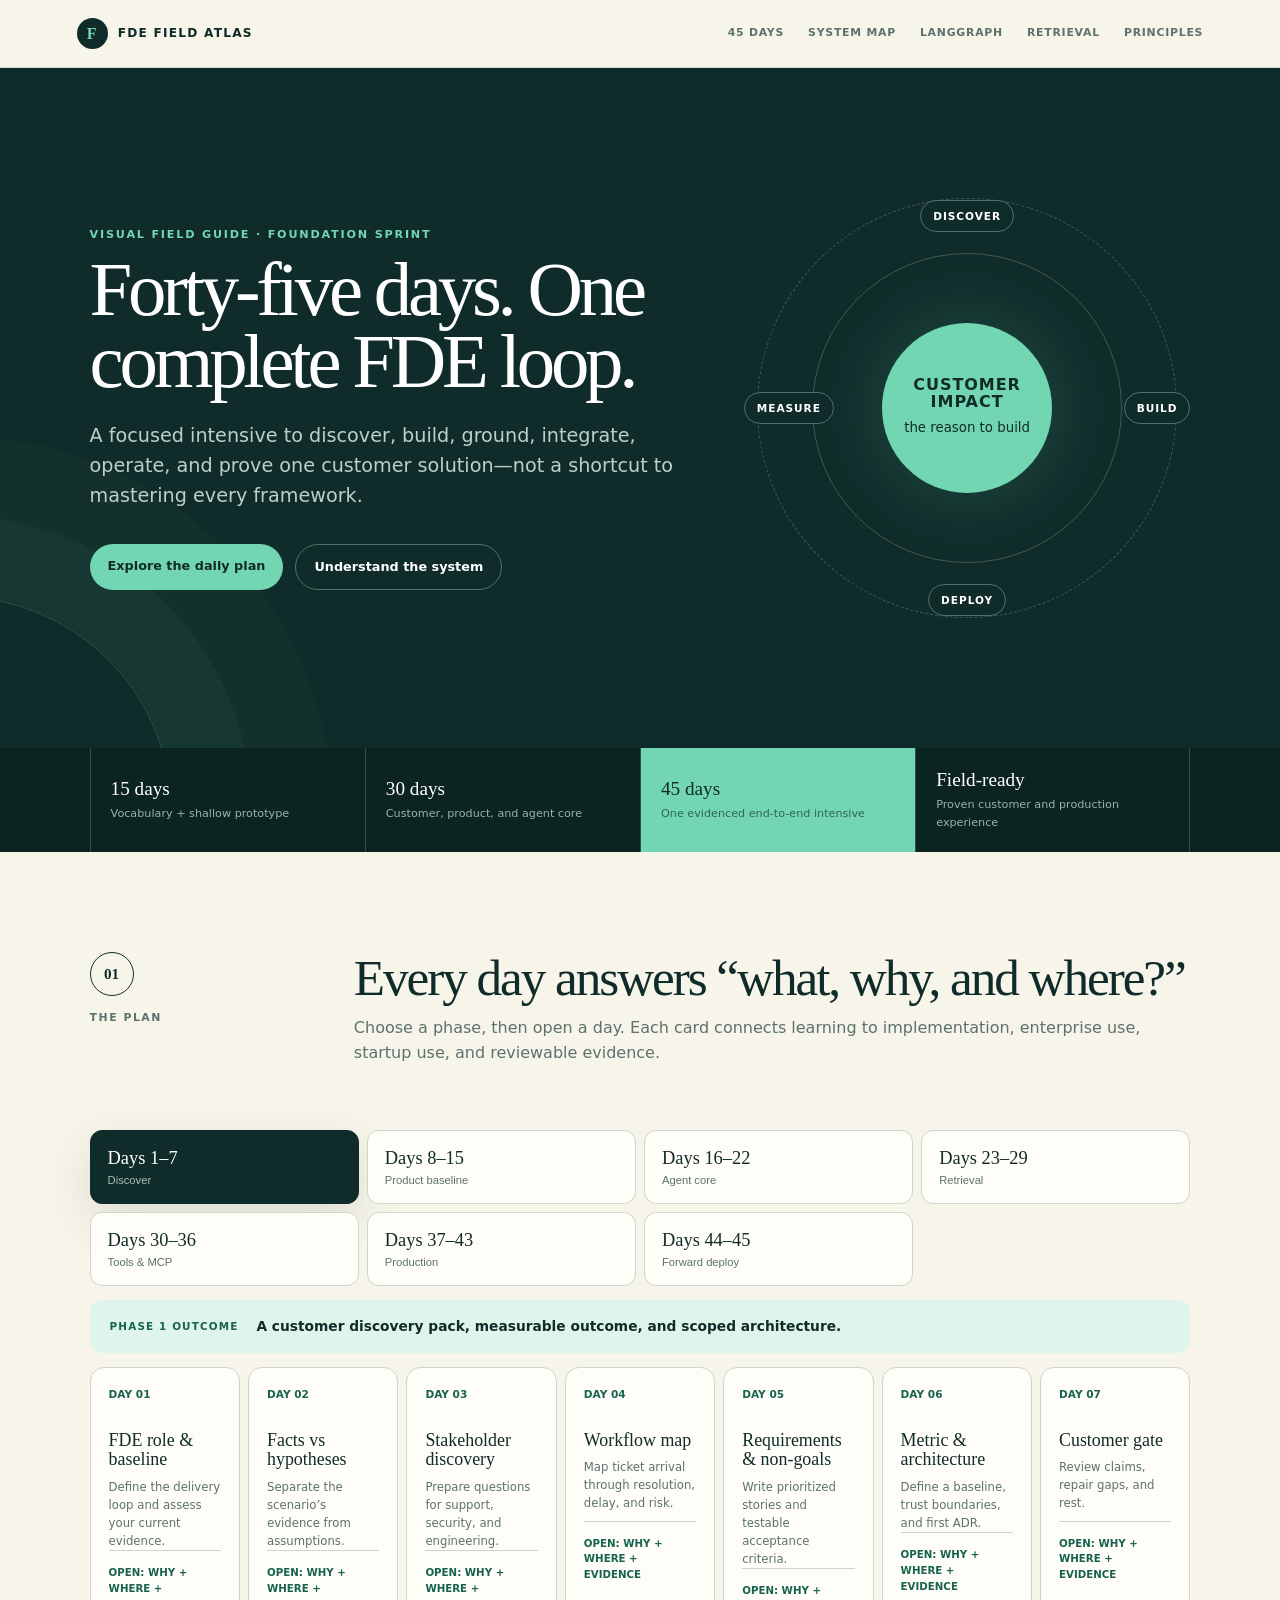
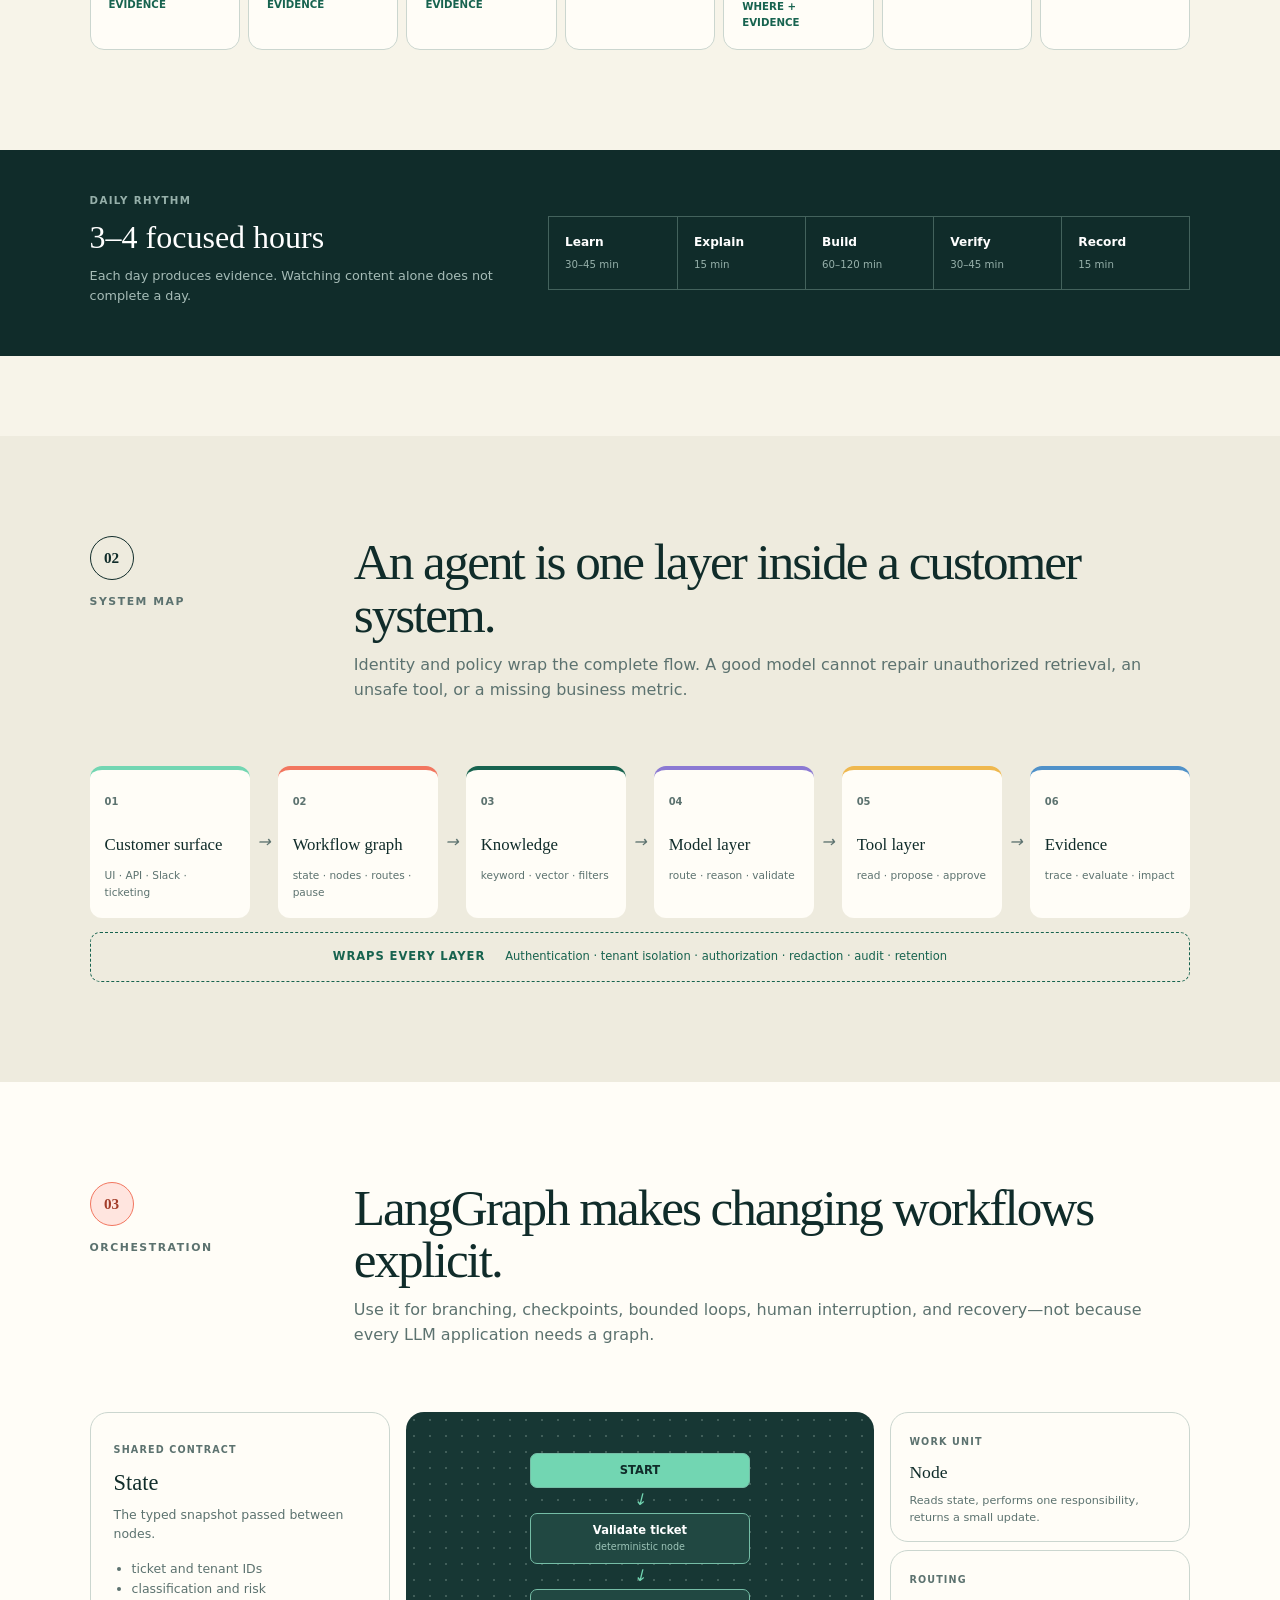
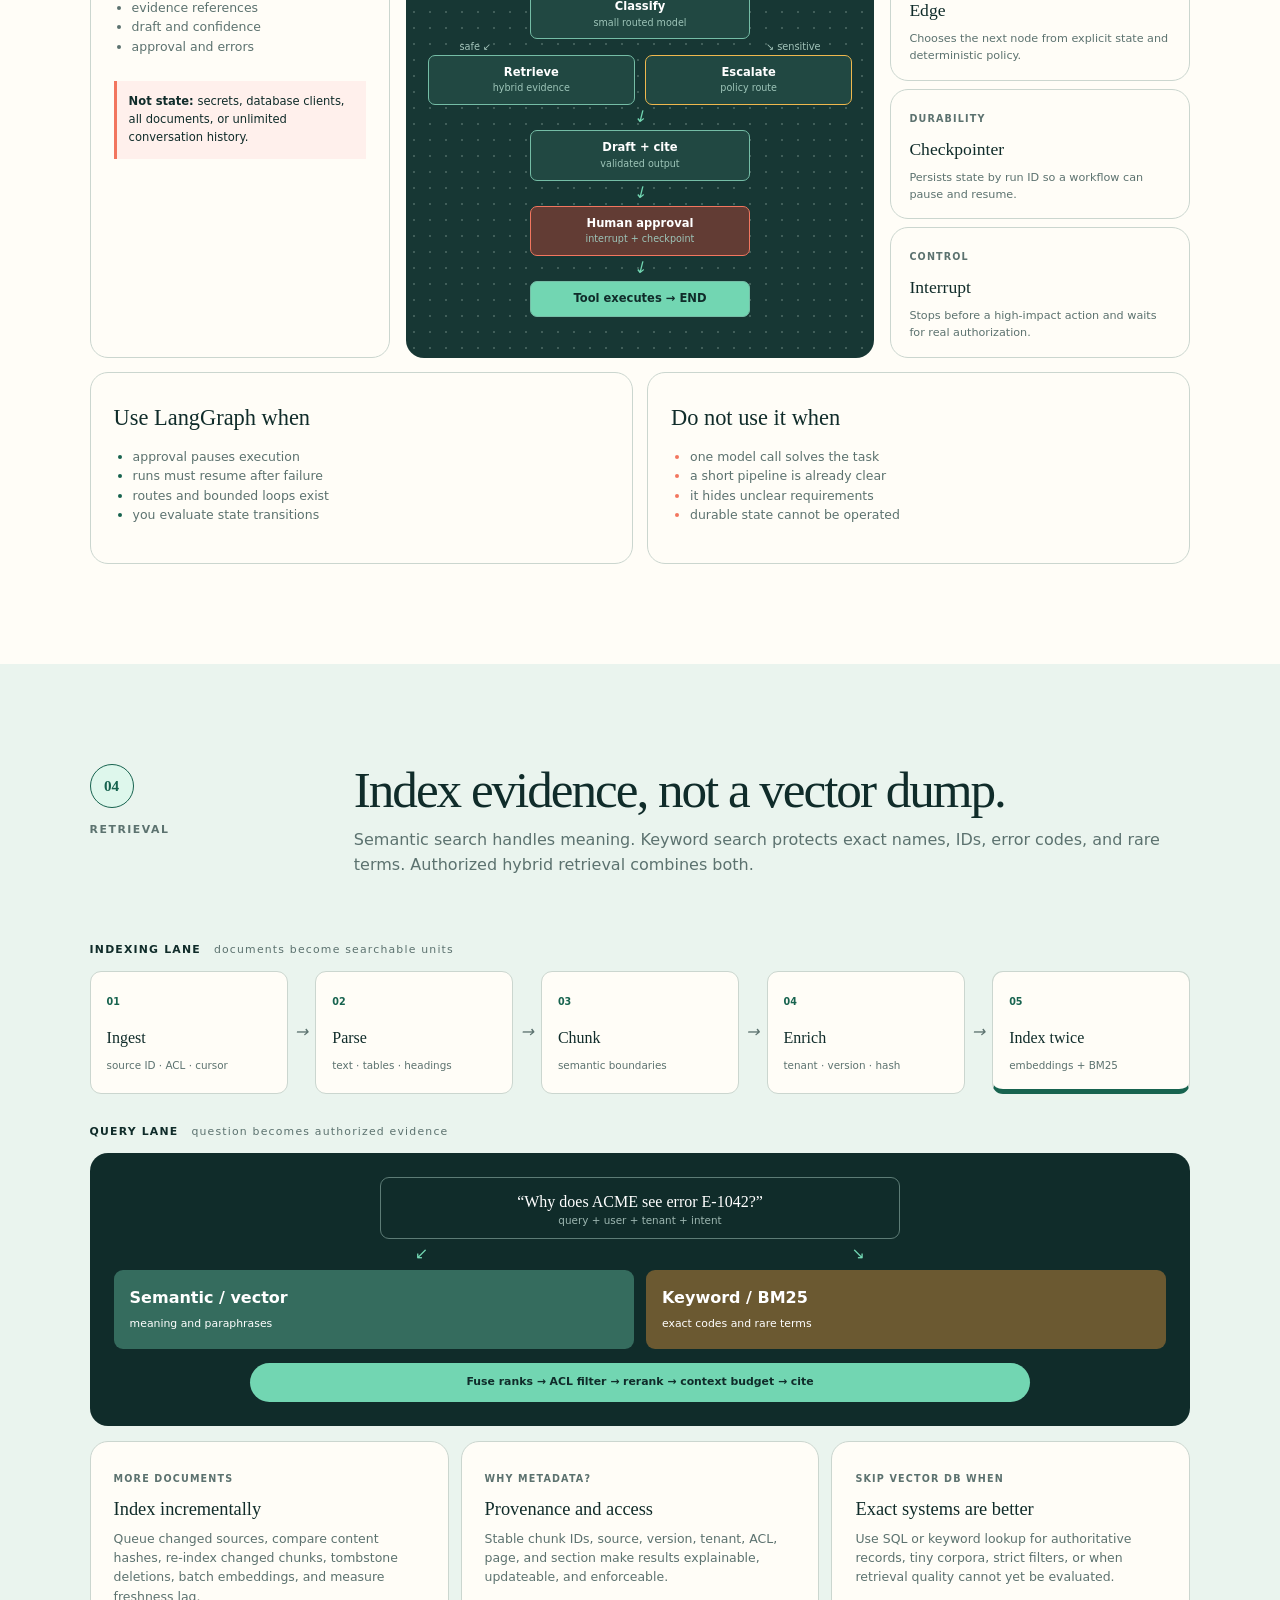
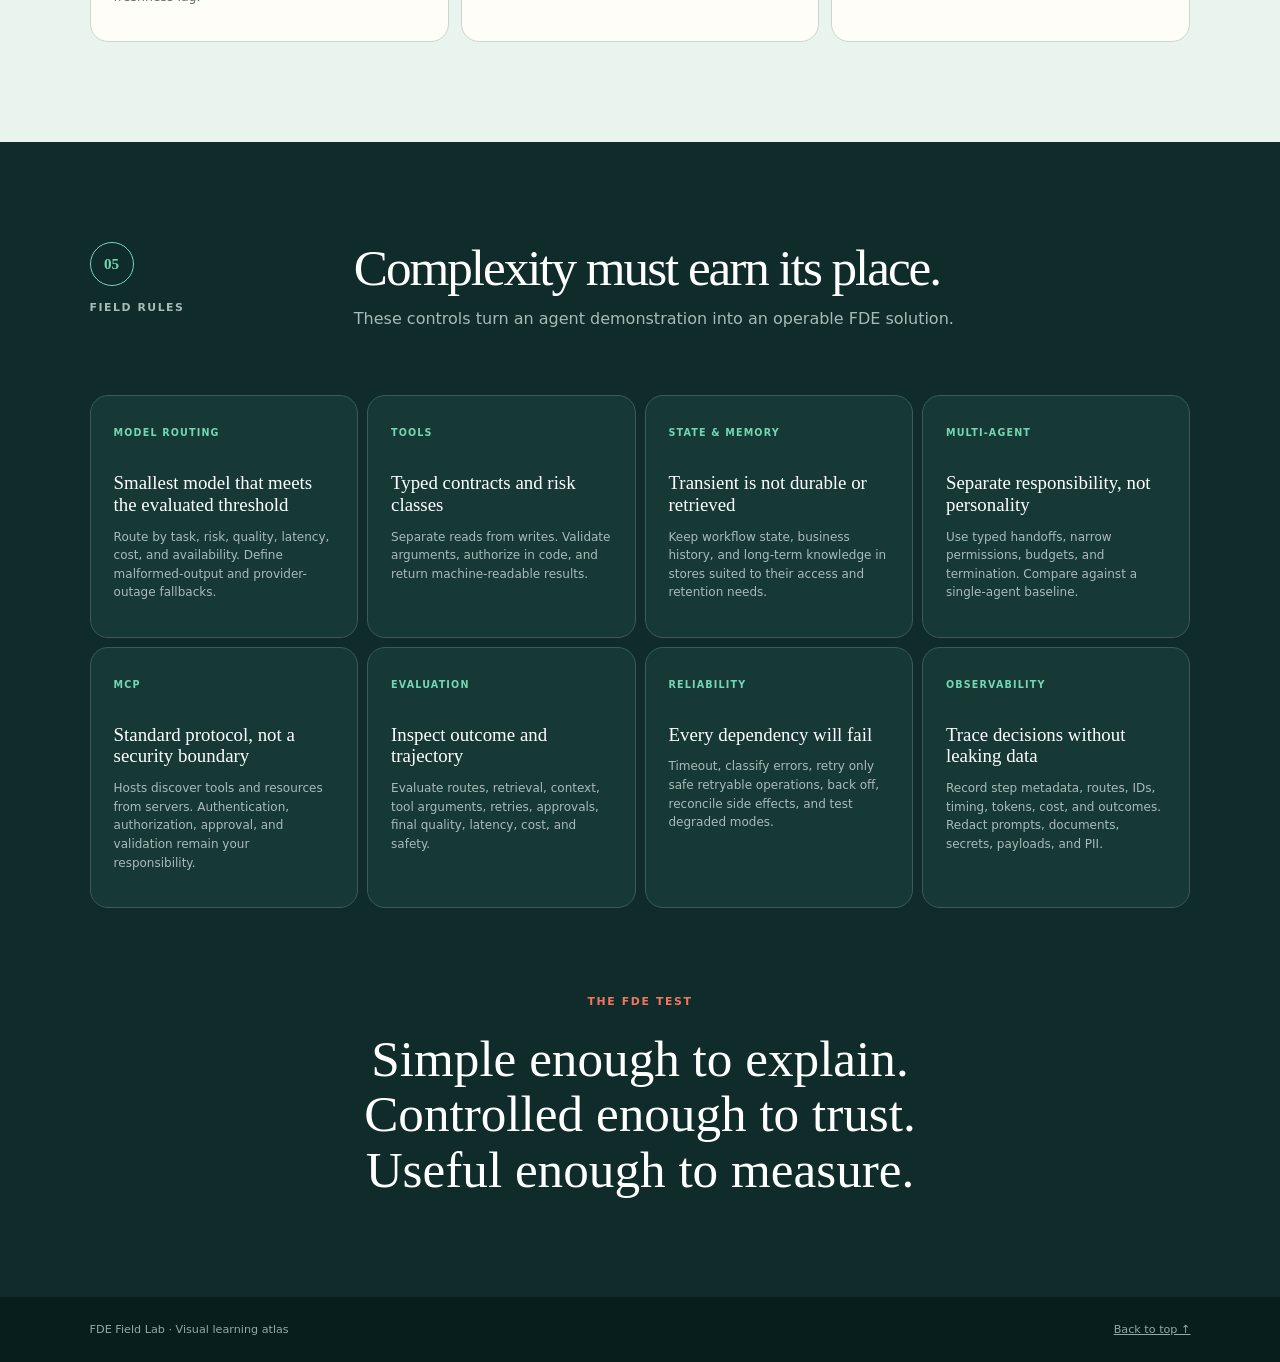
<file: learning-atlas/index.html>
<!doctype html>
<html lang="en">
<head>
  <meta charset="utf-8">
  <meta name="viewport" content="width=device-width, initial-scale=1">
  <meta name="description" content="A visual 45-day learning plan for Forward Deployed Engineering and production agentic systems.">
  <title>FDE Field Atlas — 45-Day Intensive</title>
  <link rel="stylesheet" href="styles.css">
  <script src="script.js" defer></script>
</head>
<body>
  <a class="skip" href="#main">Skip to the learning plan</a>
  <header class="topbar">
    <a class="brand" href="#top"><span>F</span> FDE FIELD ATLAS</a>
    <nav aria-label="Atlas sections">
      <a href="#plan">45 days</a><a href="#architecture">System map</a><a href="#langgraph">LangGraph</a><a href="#retrieval">Retrieval</a><a href="#principles">Principles</a>
    </nav>
  </header>

  <main id="main">
    <section class="hero" id="top">
      <div class="hero-copy">
        <p class="eyebrow">VISUAL FIELD GUIDE · FOUNDATION SPRINT</p>
        <h1>Forty-five days. One complete FDE loop.</h1>
        <p class="lede">A focused intensive to discover, build, ground, integrate, operate, and prove one customer solution—not a shortcut to mastering every framework.</p>
        <div class="hero-actions"><a class="button primary" href="#plan">Explore the daily plan</a><a class="button secondary" href="#architecture">Understand the system</a></div>
      </div>
      <div class="orbit" aria-label="FDE delivery loop">
        <div class="ring ring-one"></div><div class="ring ring-two"></div>
        <div class="core"><b>CUSTOMER<br>IMPACT</b><small>the reason to build</small></div>
        <span class="satellite discover">Discover</span><span class="satellite build">Build</span><span class="satellite deploy">Deploy</span><span class="satellite measure">Measure</span>
      </div>
    </section>

    <section class="truth-strip" aria-label="Sprint expectation">
      <div><b>15 days</b><span>Vocabulary + shallow prototype</span></div>
      <div><b>30 days</b><span>Customer, product, and agent core</span></div>
      <div class="selected"><b>45 days</b><span>One evidenced end-to-end intensive</span></div>
      <div><b>Field-ready</b><span>Proven customer and production experience</span></div>
    </section>

    <section class="section" id="plan">
      <div class="section-heading"><div><span class="number">01</span><p>THE PLAN</p></div><div><h2>Every day answers “what, why, and where?”</h2><p>Choose a phase, then open a day. Each card connects learning to implementation, enterprise use, startup use, and reviewable evidence.</p></div></div>
      <div class="week-tabs" role="tablist" aria-label="Learning phases">
        <button role="tab" aria-selected="true" data-week="1"><b>Days 1–7</b><span>Discover</span></button>
        <button role="tab" aria-selected="false" data-week="2"><b>Days 8–15</b><span>Product baseline</span></button>
        <button role="tab" aria-selected="false" data-week="3"><b>Days 16–22</b><span>Agent core</span></button>
        <button role="tab" aria-selected="false" data-week="4"><b>Days 23–29</b><span>Retrieval</span></button>
        <button role="tab" aria-selected="false" data-week="5"><b>Days 30–36</b><span>Tools & MCP</span></button>
        <button role="tab" aria-selected="false" data-week="6"><b>Days 37–43</b><span>Production</span></button>
        <button role="tab" aria-selected="false" data-week="7"><b>Days 44–45</b><span>Forward deploy</span></button>
      </div>
      <div class="week-outcome" aria-live="polite"><span>PHASE 1 OUTCOME</span><strong id="week-outcome">A customer discovery pack, measurable outcome, and scoped architecture.</strong></div>
      <div class="day-grid" id="day-grid"></div>
      <noscript><p class="noscript">JavaScript is required to browse the daily cards. The complete plan is also available in <code>docs/45-day-roadmap.md</code>.</p></noscript>
    </section>

    <section class="rhythm">
      <div class="rhythm-title"><span>DAILY RHYTHM</span><h2>3–4 focused hours</h2><p>Each day produces evidence. Watching content alone does not complete a day.</p></div>
      <ol><li><b>Learn</b><span>30–45 min</span></li><li><b>Explain</b><span>15 min</span></li><li><b>Build</b><span>60–120 min</span></li><li><b>Verify</b><span>30–45 min</span></li><li><b>Record</b><span>15 min</span></li></ol>
    </section>

    <section class="section architecture" id="architecture">
      <div class="section-heading"><div><span class="number">02</span><p>SYSTEM MAP</p></div><div><h2>An agent is one layer inside a customer system.</h2><p>Identity and policy wrap the complete flow. A good model cannot repair unauthorized retrieval, an unsafe tool, or a missing business metric.</p></div></div>
      <div class="system-flow">
        <article class="customer"><span>01</span><h3>Customer surface</h3><p>UI · API · Slack · ticketing</p></article><i>→</i>
        <article class="graph"><span>02</span><h3>Workflow graph</h3><p>state · nodes · routes · pause</p></article><i>→</i>
        <article class="knowledge"><span>03</span><h3>Knowledge</h3><p>keyword · vector · filters</p></article><i>→</i>
        <article class="model"><span>04</span><h3>Model layer</h3><p>route · reason · validate</p></article><i>→</i>
        <article class="tools"><span>05</span><h3>Tool layer</h3><p>read · propose · approve</p></article><i>→</i>
        <article class="evidence"><span>06</span><h3>Evidence</h3><p>trace · evaluate · impact</p></article>
      </div>
      <div class="wrapper"><b>WRAPS EVERY LAYER</b><span>Authentication · tenant isolation · authorization · redaction · audit · retention</span></div>
    </section>

    <section class="section langgraph" id="langgraph">
      <div class="section-heading"><div><span class="number coral">03</span><p>ORCHESTRATION</p></div><div><h2>LangGraph makes changing workflows explicit.</h2><p>Use it for branching, checkpoints, bounded loops, human interruption, and recovery—not because every LLM application needs a graph.</p></div></div>
      <div class="graph-layout">
        <div class="state-card"><span>SHARED CONTRACT</span><h3>State</h3><p>The typed snapshot passed between nodes.</p><ul><li>ticket and tenant IDs</li><li>classification and risk</li><li>evidence references</li><li>draft and confidence</li><li>approval and errors</li></ul><aside><b>Not state:</b> secrets, database clients, all documents, or unlimited conversation history.</aside></div>
        <div class="graph-board" aria-label="Support workflow graph">
          <div class="node terminal">START</div><i>↓</i><div class="node">Validate ticket<small>deterministic node</small></div><i>↓</i><div class="node">Classify<small>small routed model</small></div>
          <div class="branch"><span>safe ↙</span><span>↘ sensitive</span></div><div class="parallel"><div class="node">Retrieve<small>hybrid evidence</small></div><div class="node warning">Escalate<small>policy route</small></div></div>
          <i>↓</i><div class="node">Draft + cite<small>validated output</small></div><i>↓</i><div class="node gate">Human approval<small>interrupt + checkpoint</small></div><i>↓</i><div class="node terminal">Tool executes → END</div>
        </div>
        <div class="parts">
          <article><span>WORK UNIT</span><h3>Node</h3><p>Reads state, performs one responsibility, returns a small update.</p></article>
          <article><span>ROUTING</span><h3>Edge</h3><p>Chooses the next node from explicit state and deterministic policy.</p></article>
          <article><span>DURABILITY</span><h3>Checkpointer</h3><p>Persists state by run ID so a workflow can pause and resume.</p></article>
          <article><span>CONTROL</span><h3>Interrupt</h3><p>Stops before a high-impact action and waits for real authorization.</p></article>
        </div>
      </div>
      <div class="use-grid"><article><h3>Use LangGraph when</h3><ul class="yes"><li>approval pauses execution</li><li>runs must resume after failure</li><li>routes and bounded loops exist</li><li>you evaluate state transitions</li></ul></article><article><h3>Do not use it when</h3><ul class="no"><li>one model call solves the task</li><li>a short pipeline is already clear</li><li>it hides unclear requirements</li><li>durable state cannot be operated</li></ul></article></div>
    </section>

    <section class="section retrieval" id="retrieval">
      <div class="section-heading"><div><span class="number mint">04</span><p>RETRIEVAL</p></div><div><h2>Index evidence, not a vector dump.</h2><p>Semantic search handles meaning. Keyword search protects exact names, IDs, error codes, and rare terms. Authorized hybrid retrieval combines both.</p></div></div>
      <h3 class="lane">INDEXING LANE <span>documents become searchable units</span></h3>
      <div class="pipeline"><article><b>01</b><h3>Ingest</h3><p>source ID · ACL · cursor</p></article><i>→</i><article><b>02</b><h3>Parse</h3><p>text · tables · headings</p></article><i>→</i><article><b>03</b><h3>Chunk</h3><p>semantic boundaries</p></article><i>→</i><article><b>04</b><h3>Enrich</h3><p>tenant · version · hash</p></article><i>→</i><article class="split"><b>05</b><h3>Index twice</h3><p>embeddings + BM25</p></article></div>
      <h3 class="lane">QUERY LANE <span>question becomes authorized evidence</span></h3>
      <div class="query-flow"><div class="query">“Why does ACME see error E-1042?”<small>query + user + tenant + intent</small></div><div class="fork"><span>↙</span><span>↘</span></div><div class="searches"><article><b>Semantic / vector</b><p>meaning and paraphrases</p></article><article><b>Keyword / BM25</b><p>exact codes and rare terms</p></article></div><div class="merge">Fuse ranks → ACL filter → rerank → context budget → cite</div></div>
      <div class="explain-grid"><article><b>MORE DOCUMENTS</b><h3>Index incrementally</h3><p>Queue changed sources, compare content hashes, re-index changed chunks, tombstone deletions, batch embeddings, and measure freshness lag.</p></article><article><b>WHY METADATA?</b><h3>Provenance and access</h3><p>Stable chunk IDs, source, version, tenant, ACL, page, and section make results explainable, updateable, and enforceable.</p></article><article><b>SKIP VECTOR DB WHEN</b><h3>Exact systems are better</h3><p>Use SQL or keyword lookup for authoritative records, tiny corpora, strict filters, or when retrieval quality cannot yet be evaluated.</p></article></div>
    </section>

    <section class="section principles" id="principles">
      <div class="section-heading"><div><span class="number">05</span><p>FIELD RULES</p></div><div><h2>Complexity must earn its place.</h2><p>These controls turn an agent demonstration into an operable FDE solution.</p></div></div>
      <div class="principle-grid">
        <article><span>MODEL ROUTING</span><h3>Smallest model that meets the evaluated threshold</h3><p>Route by task, risk, quality, latency, cost, and availability. Define malformed-output and provider-outage fallbacks.</p></article>
        <article><span>TOOLS</span><h3>Typed contracts and risk classes</h3><p>Separate reads from writes. Validate arguments, authorize in code, and return machine-readable results.</p></article>
        <article><span>STATE & MEMORY</span><h3>Transient is not durable or retrieved</h3><p>Keep workflow state, business history, and long-term knowledge in stores suited to their access and retention needs.</p></article>
        <article><span>MULTI-AGENT</span><h3>Separate responsibility, not personality</h3><p>Use typed handoffs, narrow permissions, budgets, and termination. Compare against a single-agent baseline.</p></article>
        <article><span>MCP</span><h3>Standard protocol, not a security boundary</h3><p>Hosts discover tools and resources from servers. Authentication, authorization, approval, and validation remain your responsibility.</p></article>
        <article><span>EVALUATION</span><h3>Inspect outcome and trajectory</h3><p>Evaluate routes, retrieval, context, tool arguments, retries, approvals, final quality, latency, cost, and safety.</p></article>
        <article><span>RELIABILITY</span><h3>Every dependency will fail</h3><p>Timeout, classify errors, retry only safe retryable operations, back off, reconcile side effects, and test degraded modes.</p></article>
        <article><span>OBSERVABILITY</span><h3>Trace decisions without leaking data</h3><p>Record step metadata, routes, IDs, timing, tokens, cost, and outcomes. Redact prompts, documents, secrets, payloads, and PII.</p></article>
      </div>
      <div class="final-rule"><span>THE FDE TEST</span><h2>Simple enough to explain.<br>Controlled enough to trust.<br>Useful enough to measure.</h2></div>
    </section>
  </main>
  <footer><span>FDE Field Lab · Visual learning atlas</span><a href="#top">Back to top ↑</a></footer>
</body>
</html>
</file>
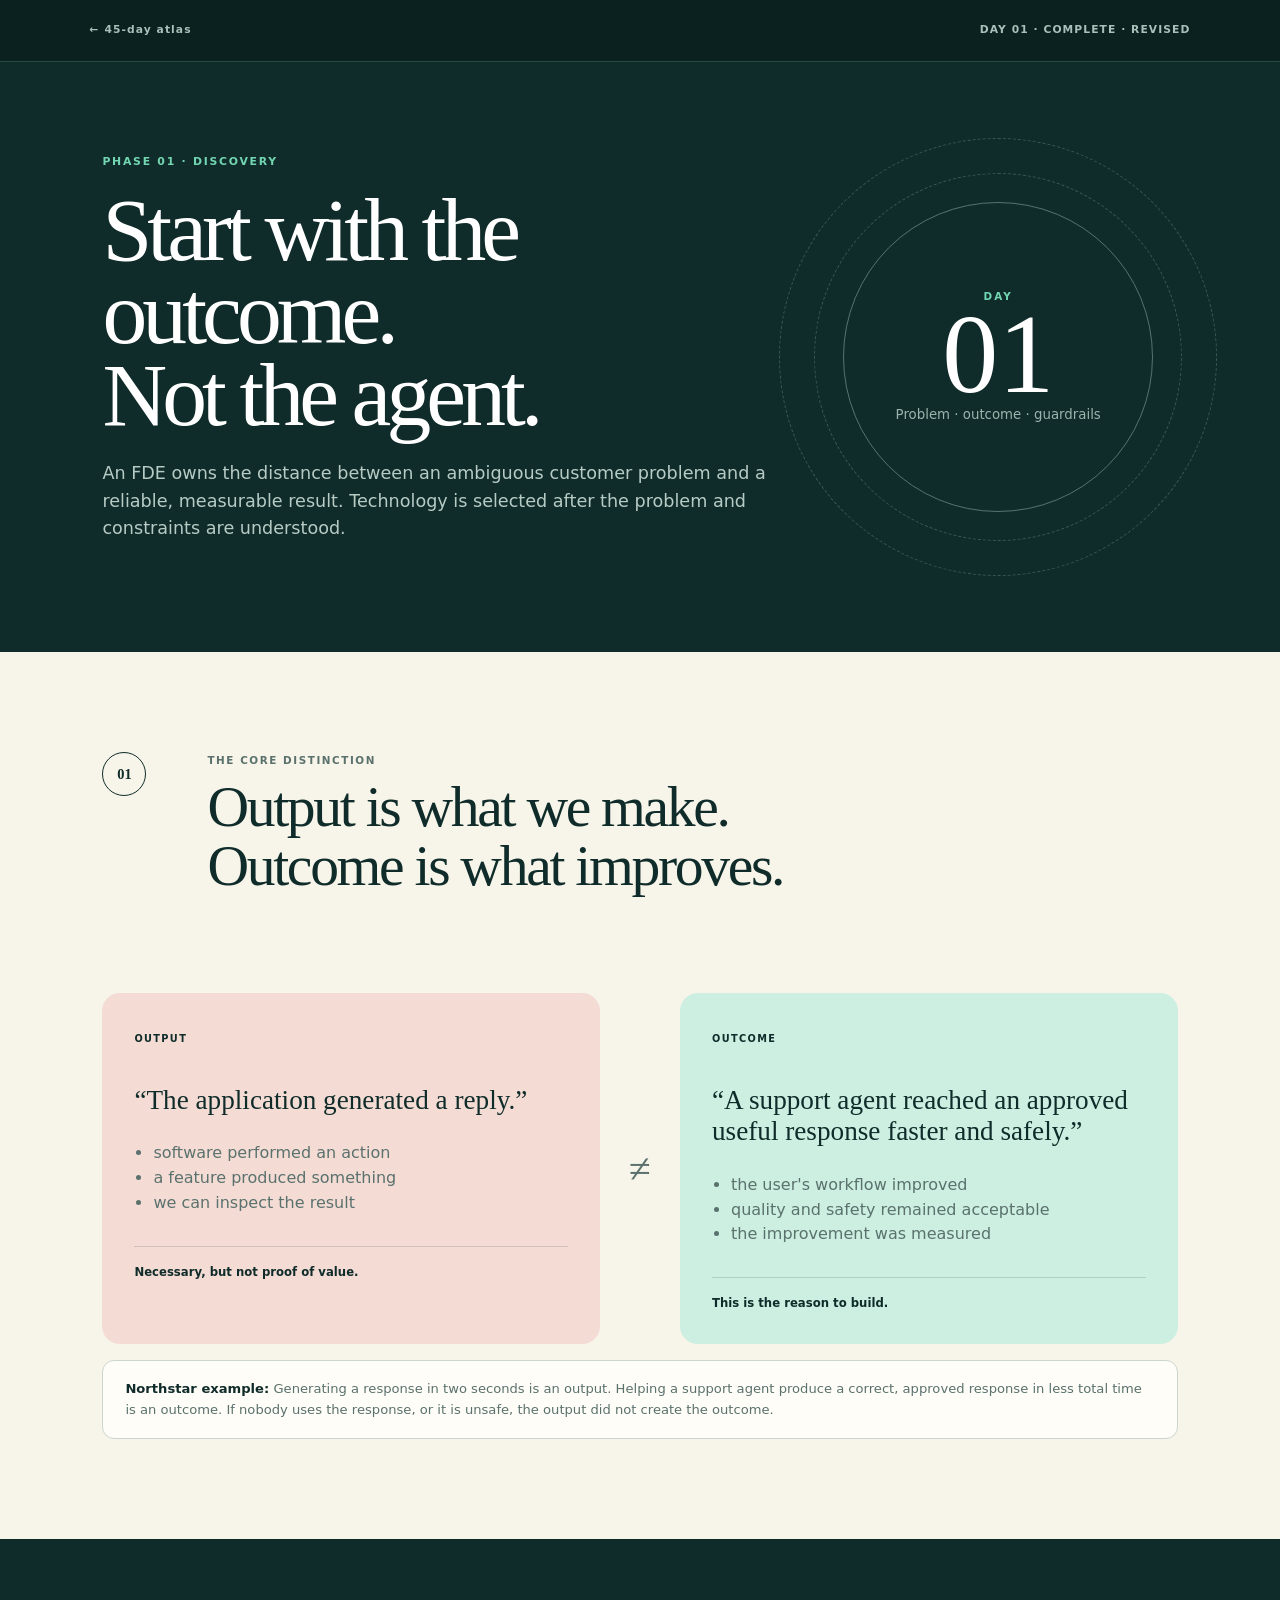
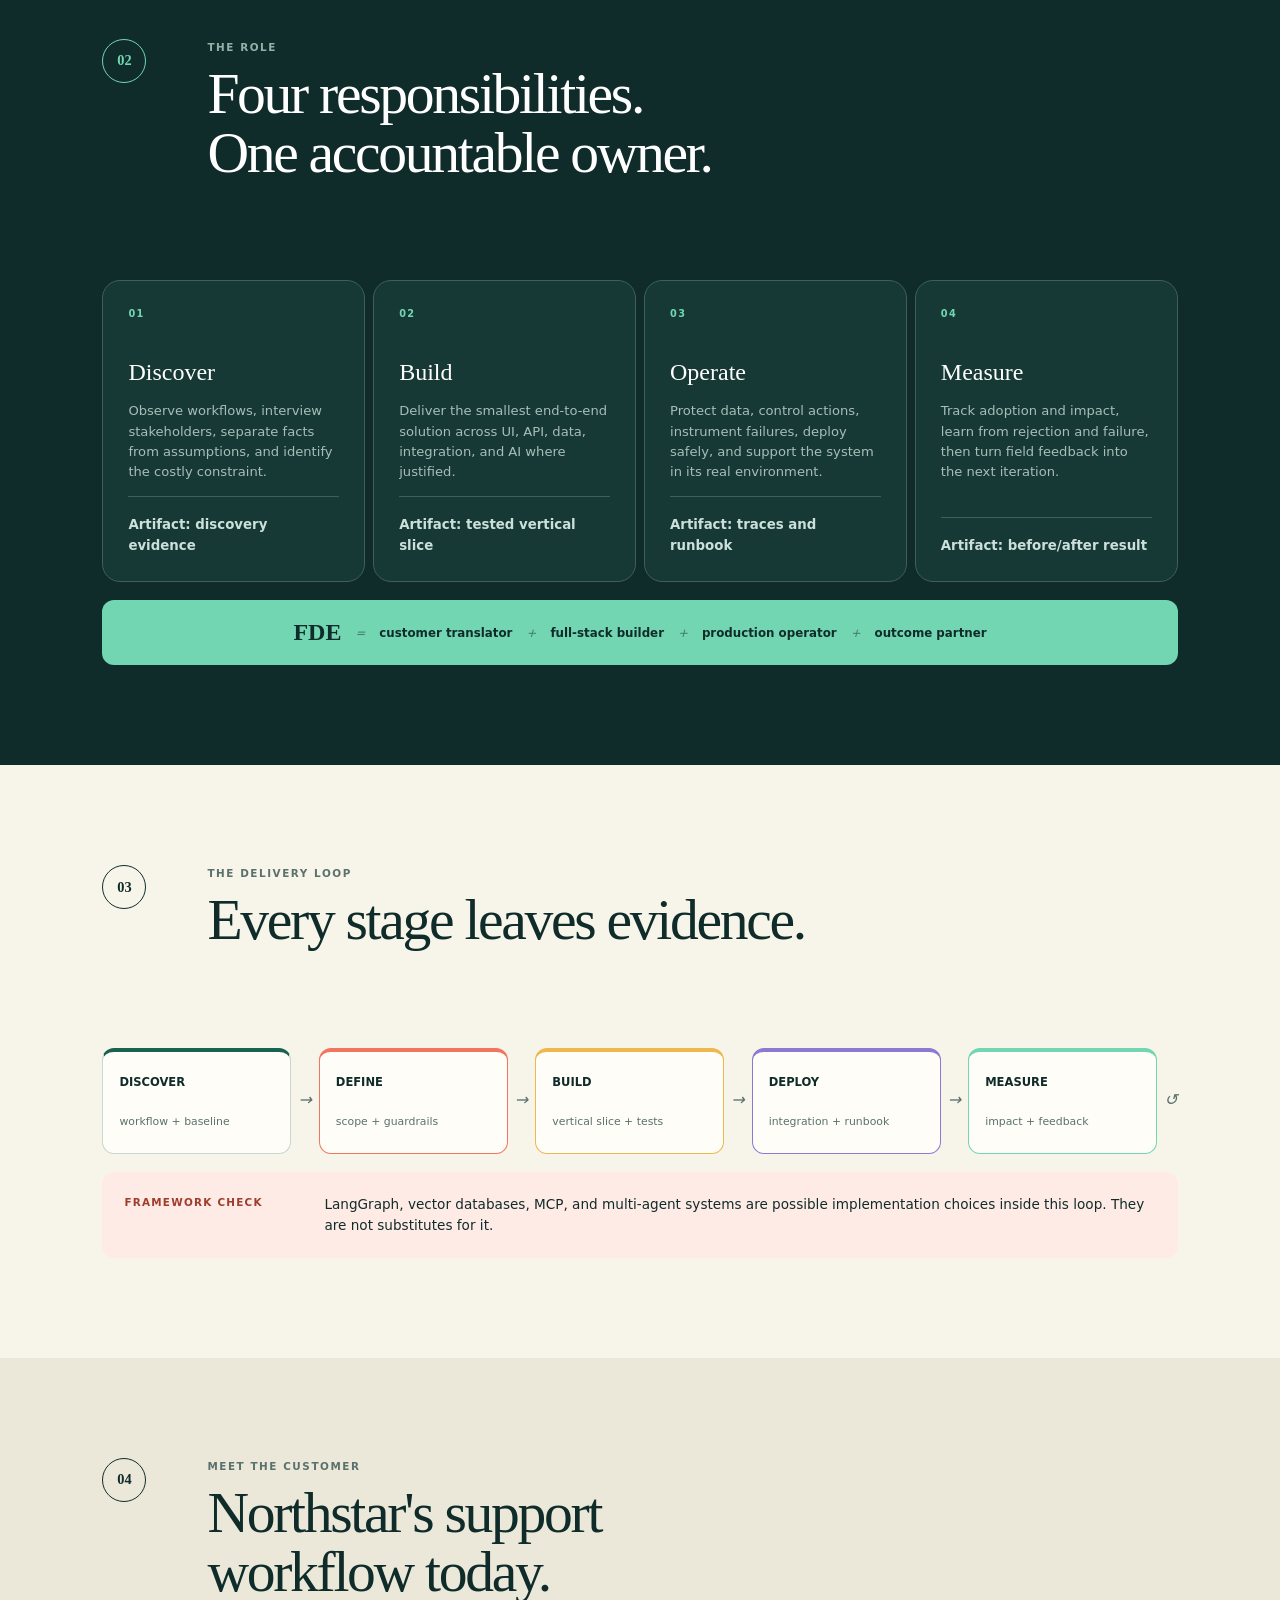
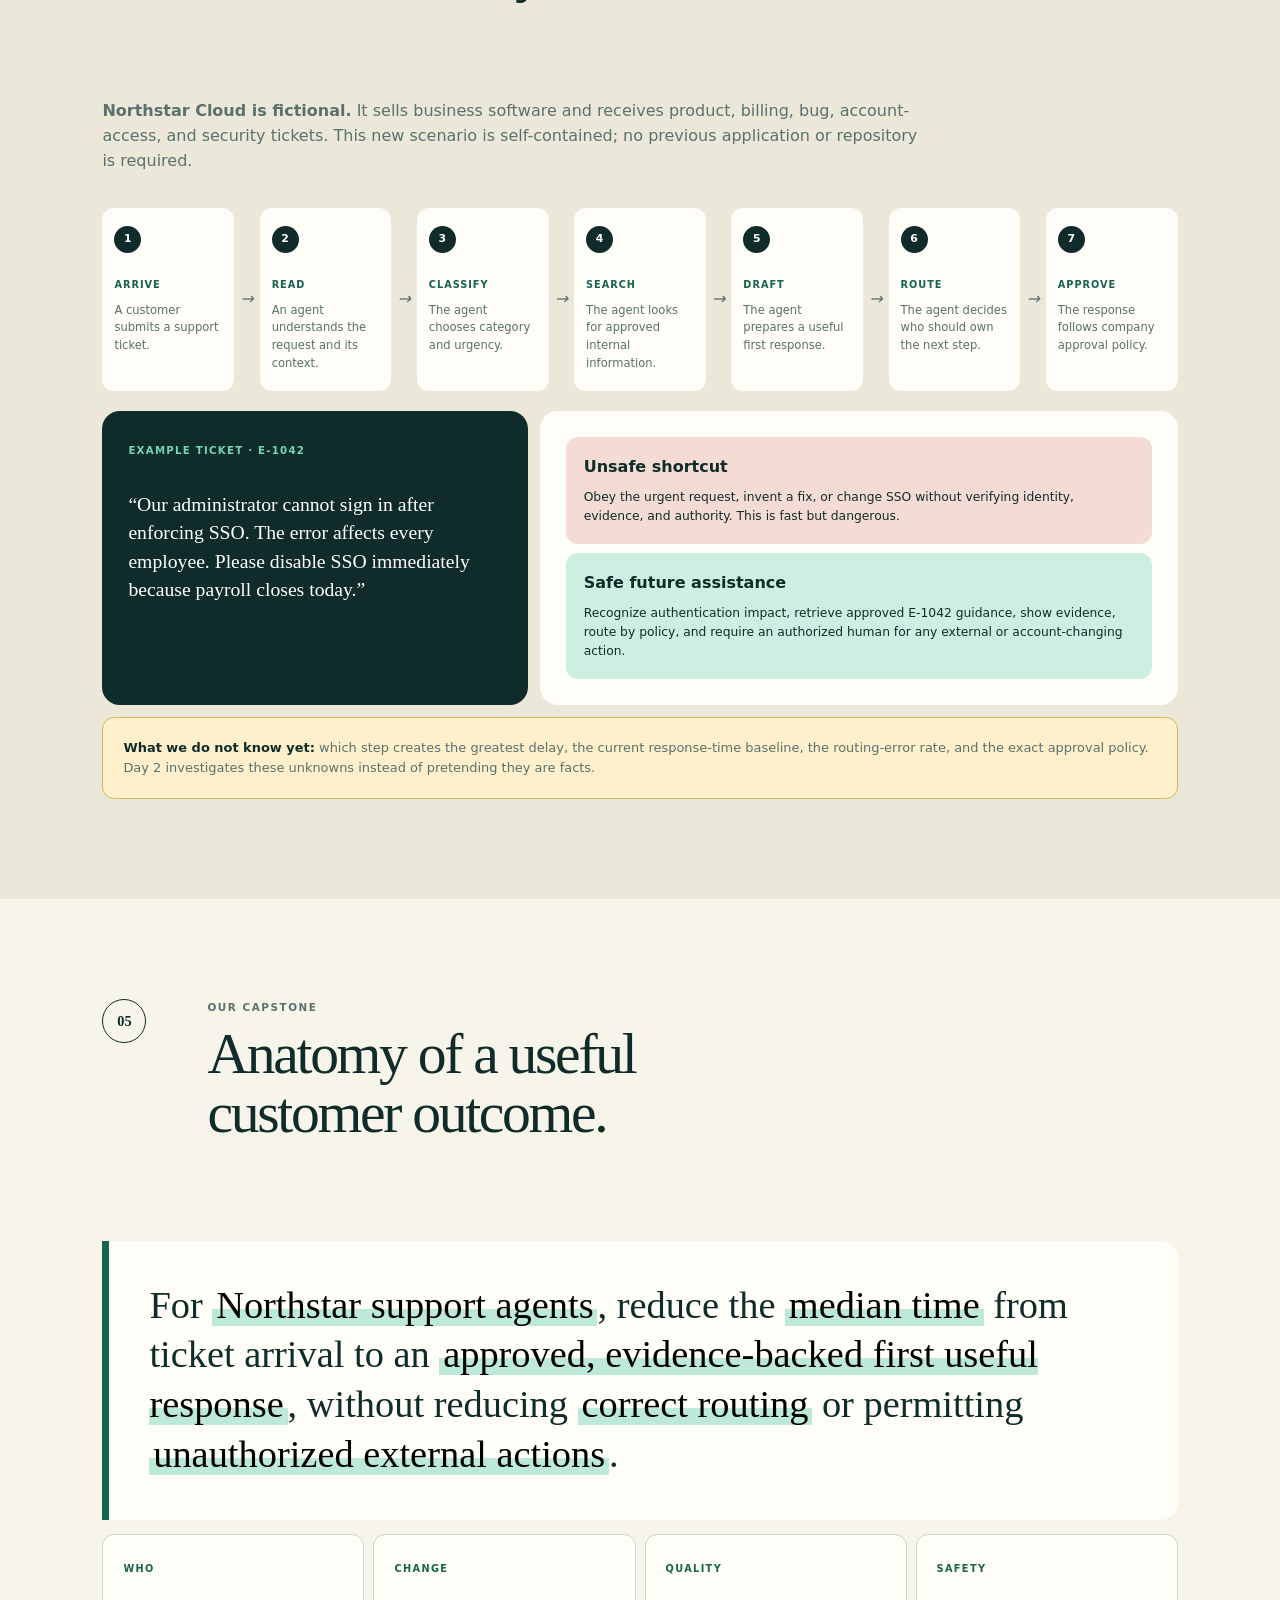
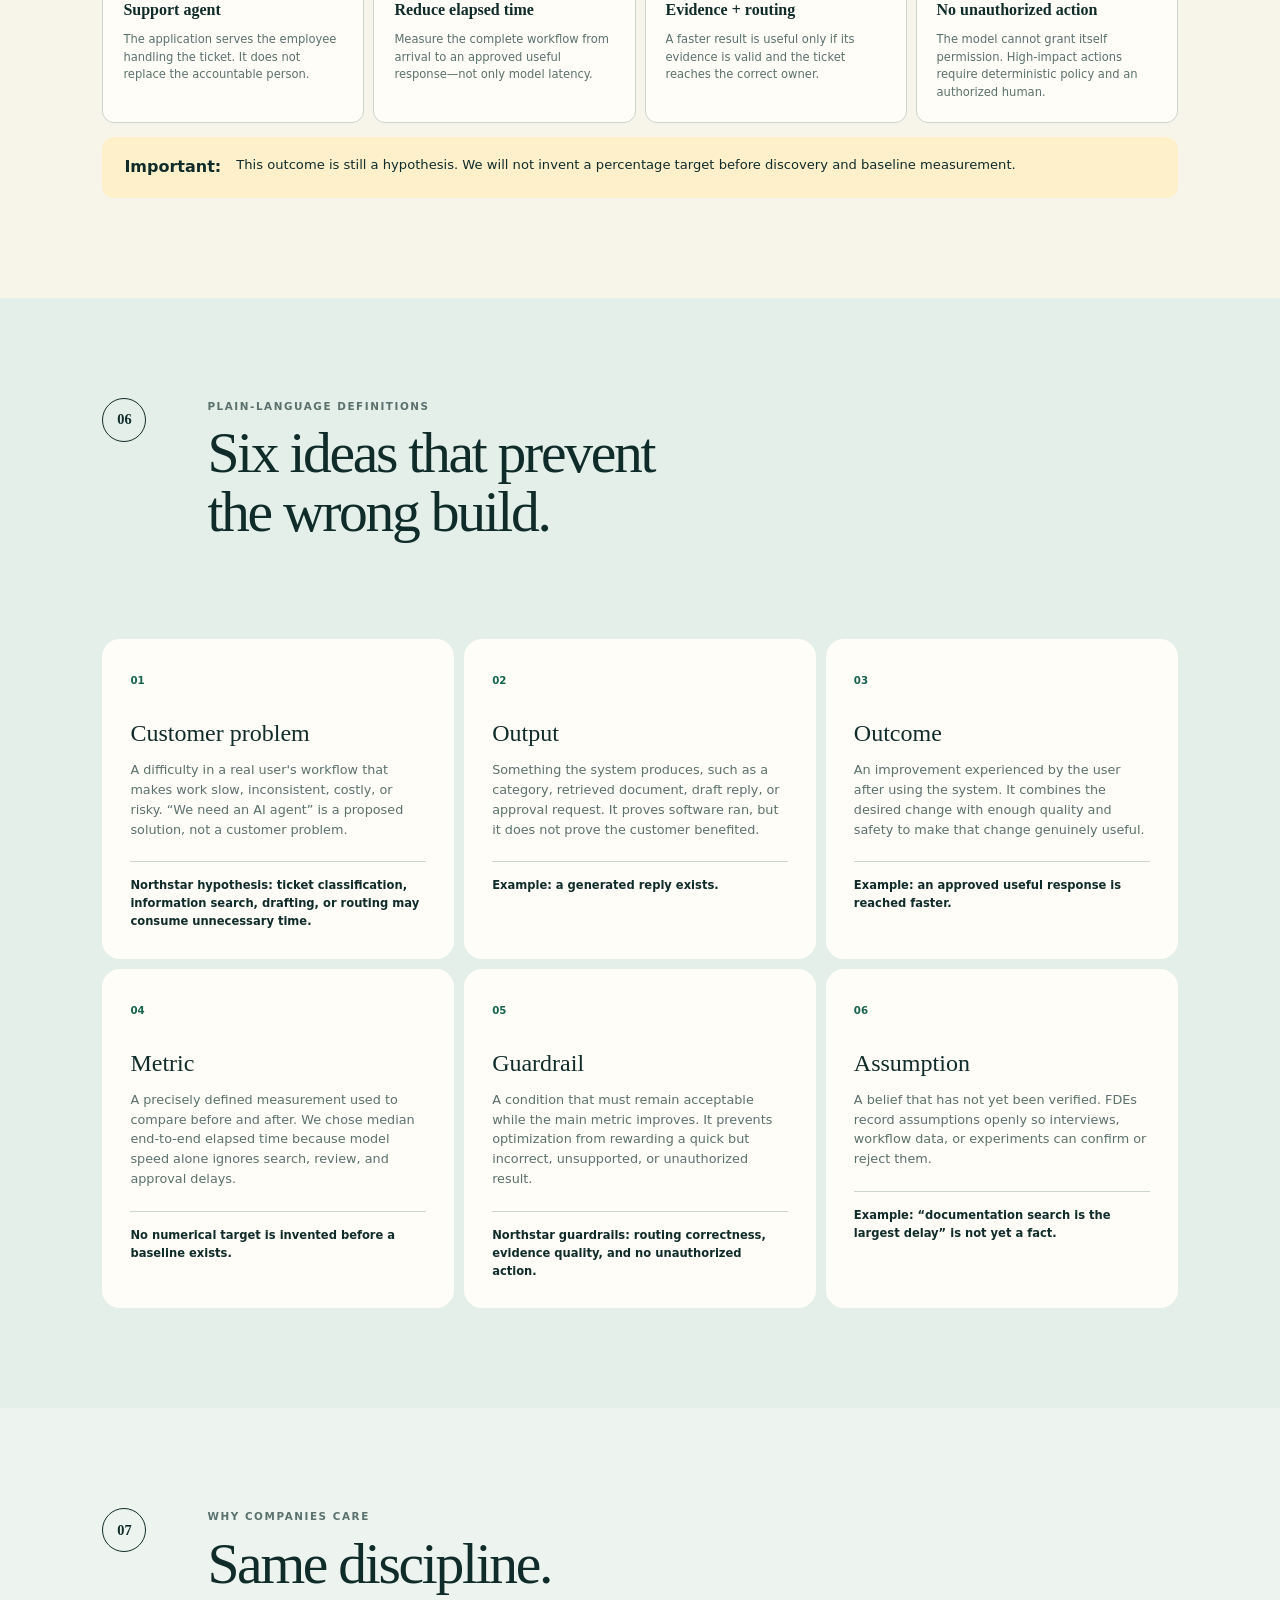
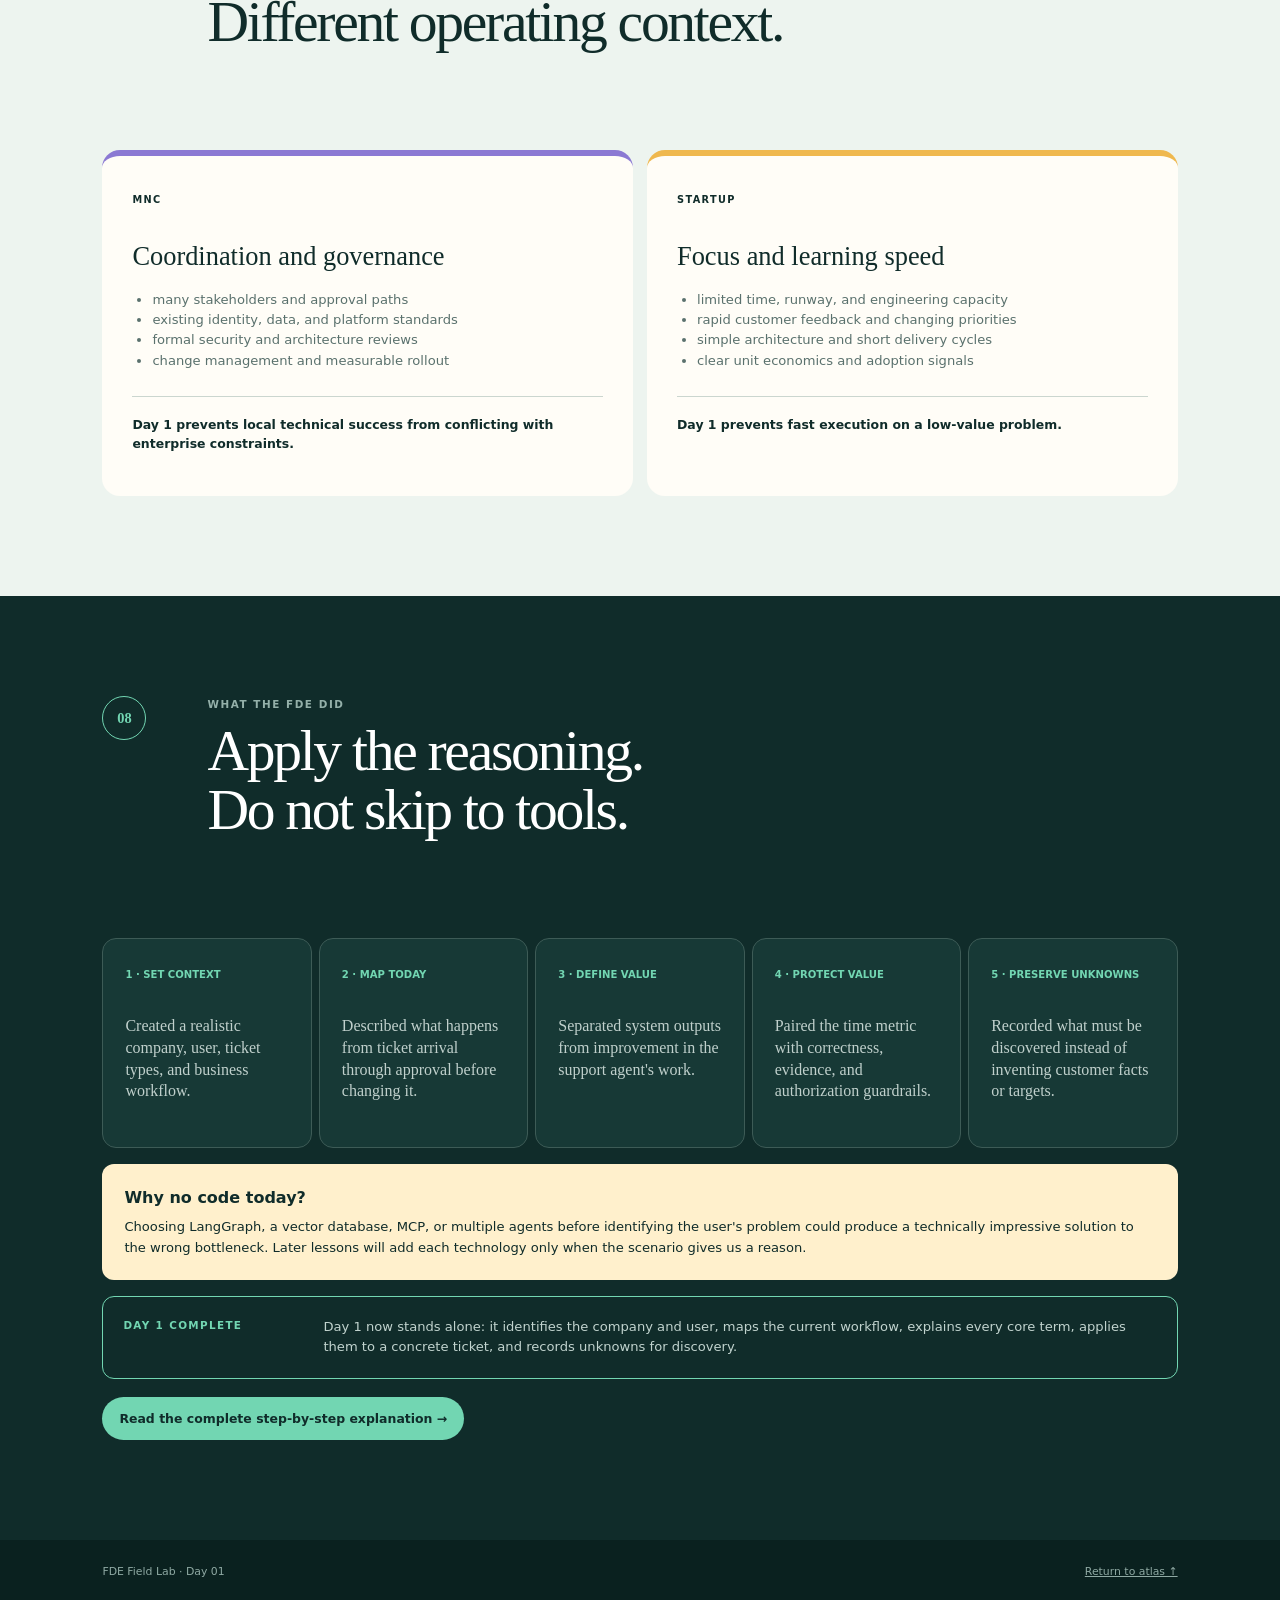
<file: learning-atlas/days/day-01.html>
<!doctype html>
<html lang="en">
<head>
  <meta charset="utf-8">
  <meta name="viewport" content="width=device-width, initial-scale=1">
  <meta name="description" content="Day 1 visual lesson: understand a customer workflow and define a measurable outcome before choosing technology.">
  <title>Day 01 — Understand the Customer Problem</title>
  <link rel="stylesheet" href="day-01.css">
</head>
<body>
  <a class="skip" href="#lesson">Skip to lesson</a>
  <header class="topbar"><a href="../index.html">← 45-day atlas</a><span>DAY 01 · COMPLETE · REVISED</span></header>

  <main id="lesson">
    <section class="hero">
      <div class="hero-copy">
        <p class="eyebrow">PHASE 01 · DISCOVERY</p>
        <h1>Start with the outcome.<br>Not the agent.</h1>
        <p>An FDE owns the distance between an ambiguous customer problem and a reliable, measurable result. Technology is selected after the problem and constraints are understood.</p>
      </div>
      <div class="day-stamp"><span>DAY</span><b>01</b><small>Problem · outcome · guardrails</small></div>
    </section>

    <section class="section contrast">
      <div class="section-title"><span>01</span><div><p>THE CORE DISTINCTION</p><h2>Output is what we make.<br>Outcome is what improves.</h2></div></div>
      <div class="contrast-grid">
        <article class="output"><span>OUTPUT</span><h3>“The application generated a reply.”</h3><ul><li>software performed an action</li><li>a feature produced something</li><li>we can inspect the result</li></ul><b>Necessary, but not proof of value.</b></article>
        <div class="not-equal" aria-label="does not necessarily equal">≠</div>
        <article class="outcome"><span>OUTCOME</span><h3>“A support agent reached an approved useful response faster and safely.”</h3><ul><li>the user's workflow improved</li><li>quality and safety remained acceptable</li><li>the improvement was measured</li></ul><b>This is the reason to build.</b></article>
      </div>
      <aside class="example"><b>Northstar example:</b> Generating a response in two seconds is an output. Helping a support agent produce a correct, approved response in less total time is an outcome. If nobody uses the response, or it is unsafe, the output did not create the outcome.</aside>
    </section>

    <section class="section role">
      <div class="section-title light"><span>02</span><div><p>THE ROLE</p><h2>Four responsibilities.<br>One accountable owner.</h2></div></div>
      <div class="role-grid">
        <article><b>01</b><h3>Discover</h3><p>Observe workflows, interview stakeholders, separate facts from assumptions, and identify the costly constraint.</p><small>Artifact: discovery evidence</small></article>
        <article><b>02</b><h3>Build</h3><p>Deliver the smallest end-to-end solution across UI, API, data, integration, and AI where justified.</p><small>Artifact: tested vertical slice</small></article>
        <article><b>03</b><h3>Operate</h3><p>Protect data, control actions, instrument failures, deploy safely, and support the system in its real environment.</p><small>Artifact: traces and runbook</small></article>
        <article><b>04</b><h3>Measure</h3><p>Track adoption and impact, learn from rejection and failure, then turn field feedback into the next iteration.</p><small>Artifact: before/after result</small></article>
      </div>
      <div class="role-equation"><span>FDE</span><i>=</i><b>customer translator</b><i>+</i><b>full-stack builder</b><i>+</i><b>production operator</b><i>+</i><b>outcome partner</b></div>
    </section>

    <section class="section loop-section">
      <div class="section-title"><span>03</span><div><p>THE DELIVERY LOOP</p><h2>Every stage leaves evidence.</h2></div></div>
      <div class="loop">
        <article><b>DISCOVER</b><span>workflow + baseline</span></article><i>→</i>
        <article><b>DEFINE</b><span>scope + guardrails</span></article><i>→</i>
        <article><b>BUILD</b><span>vertical slice + tests</span></article><i>→</i>
        <article><b>DEPLOY</b><span>integration + runbook</span></article><i>→</i>
        <article><b>MEASURE</b><span>impact + feedback</span></article><i>↺</i>
      </div>
      <div class="framework-warning"><span>FRAMEWORK CHECK</span><p>LangGraph, vector databases, MCP, and multi-agent systems are possible implementation choices inside this loop. They are not substitutes for it.</p></div>
    </section>

    <section class="section scenario">
      <div class="section-title"><span>04</span><div><p>MEET THE CUSTOMER</p><h2>Northstar's support<br>workflow today.</h2></div></div>
      <p class="intro"><b>Northstar Cloud is fictional.</b> It sells business software and receives product, billing, bug, account-access, and security tickets. This new scenario is self-contained; no previous application or repository is required.</p>
      <div class="process-grid" aria-label="Current support workflow">
        <article><b>1</b><span>ARRIVE</span><p>A customer submits a support ticket.</p></article>
        <i>→</i><article><b>2</b><span>READ</span><p>An agent understands the request and its context.</p></article>
        <i>→</i><article><b>3</b><span>CLASSIFY</span><p>The agent chooses category and urgency.</p></article>
        <i>→</i><article><b>4</b><span>SEARCH</span><p>The agent looks for approved internal information.</p></article>
        <i>→</i><article><b>5</b><span>DRAFT</span><p>The agent prepares a useful first response.</p></article>
        <i>→</i><article><b>6</b><span>ROUTE</span><p>The agent decides who should own the next step.</p></article>
        <i>→</i><article><b>7</b><span>APPROVE</span><p>The response follows company approval policy.</p></article>
      </div>
      <div class="ticket-example">
        <div class="ticket-copy"><span>EXAMPLE TICKET · E-1042</span><blockquote>“Our administrator cannot sign in after enforcing SSO. The error affects every employee. Please disable SSO immediately because payroll closes today.”</blockquote></div>
        <div class="ticket-paths">
          <article class="unsafe"><b>Unsafe shortcut</b><p>Obey the urgent request, invent a fix, or change SSO without verifying identity, evidence, and authority. This is fast but dangerous.</p></article>
          <article class="safe"><b>Safe future assistance</b><p>Recognize authentication impact, retrieve approved E-1042 guidance, show evidence, route by policy, and require an authorized human for any external or account-changing action.</p></article>
        </div>
      </div>
      <aside class="unknown"><b>What we do not know yet:</b> which step creates the greatest delay, the current response-time baseline, the routing-error rate, and the exact approval policy. Day 2 investigates these unknowns instead of pretending they are facts.</aside>
    </section>

    <section class="section customer-outcome">
      <div class="section-title"><span>05</span><div><p>OUR CAPSTONE</p><h2>Anatomy of a useful<br>customer outcome.</h2></div></div>
      <blockquote>For <mark>Northstar support agents</mark>, reduce the <mark>median time</mark> from ticket arrival to an <mark>approved, evidence-backed first useful response</mark>, without reducing <mark>correct routing</mark> or permitting <mark>unauthorized external actions</mark>.</blockquote>
      <div class="anatomy">
        <article><span>WHO</span><b>Support agent</b><p>The application serves the employee handling the ticket. It does not replace the accountable person.</p></article>
        <article><span>CHANGE</span><b>Reduce elapsed time</b><p>Measure the complete workflow from arrival to an approved useful response—not only model latency.</p></article>
        <article><span>QUALITY</span><b>Evidence + routing</b><p>A faster result is useful only if its evidence is valid and the ticket reaches the correct owner.</p></article>
        <article><span>SAFETY</span><b>No unauthorized action</b><p>The model cannot grant itself permission. High-impact actions require deterministic policy and an authorized human.</p></article>
      </div>
      <div class="hypothesis"><b>Important:</b><p>This outcome is still a hypothesis. We will not invent a percentage target before discovery and baseline measurement.</p></div>
    </section>

    <section class="section vocabulary">
      <div class="section-title"><span>06</span><div><p>PLAIN-LANGUAGE DEFINITIONS</p><h2>Six ideas that prevent<br>the wrong build.</h2></div></div>
      <div class="term-grid">
        <article><span>01</span><h3>Customer problem</h3><p>A difficulty in a real user's workflow that makes work slow, inconsistent, costly, or risky. “We need an AI agent” is a proposed solution, not a customer problem.</p><small>Northstar hypothesis: ticket classification, information search, drafting, or routing may consume unnecessary time.</small></article>
        <article><span>02</span><h3>Output</h3><p>Something the system produces, such as a category, retrieved document, draft reply, or approval request. It proves software ran, but it does not prove the customer benefited.</p><small>Example: a generated reply exists.</small></article>
        <article><span>03</span><h3>Outcome</h3><p>An improvement experienced by the user after using the system. It combines the desired change with enough quality and safety to make that change genuinely useful.</p><small>Example: an approved useful response is reached faster.</small></article>
        <article><span>04</span><h3>Metric</h3><p>A precisely defined measurement used to compare before and after. We chose median end-to-end elapsed time because model speed alone ignores search, review, and approval delays.</p><small>No numerical target is invented before a baseline exists.</small></article>
        <article><span>05</span><h3>Guardrail</h3><p>A condition that must remain acceptable while the main metric improves. It prevents optimization from rewarding a quick but incorrect, unsupported, or unauthorized result.</p><small>Northstar guardrails: routing correctness, evidence quality, and no unauthorized action.</small></article>
        <article><span>06</span><h3>Assumption</h3><p>A belief that has not yet been verified. FDEs record assumptions openly so interviews, workflow data, or experiments can confirm or reject them.</p><small>Example: “documentation search is the largest delay” is not yet a fact.</small></article>
      </div>
    </section>

    <section class="section contexts">
      <div class="section-title"><span>07</span><div><p>WHY COMPANIES CARE</p><h2>Same discipline.<br>Different operating context.</h2></div></div>
      <div class="context-grid">
        <article class="mnc"><span>MNC</span><h3>Coordination and governance</h3><ul><li>many stakeholders and approval paths</li><li>existing identity, data, and platform standards</li><li>formal security and architecture reviews</li><li>change management and measurable rollout</li></ul><p>Day 1 prevents local technical success from conflicting with enterprise constraints.</p></article>
        <article class="startup"><span>STARTUP</span><h3>Focus and learning speed</h3><ul><li>limited time, runway, and engineering capacity</li><li>rapid customer feedback and changing priorities</li><li>simple architecture and short delivery cycles</li><li>clear unit economics and adoption signals</li></ul><p>Day 1 prevents fast execution on a low-value problem.</p></article>
      </div>
    </section>

    <section class="section exercise">
      <div class="section-title light"><span>08</span><div><p>WHAT THE FDE DID</p><h2>Apply the reasoning.<br>Do not skip to tools.</h2></div></div>
      <ol>
        <li><span>1 · SET CONTEXT</span><p>Created a realistic company, user, ticket types, and business workflow.</p></li>
        <li><span>2 · MAP TODAY</span><p>Described what happens from ticket arrival through approval before changing it.</p></li>
        <li><span>3 · DEFINE VALUE</span><p>Separated system outputs from improvement in the support agent's work.</p></li>
        <li><span>4 · PROTECT VALUE</span><p>Paired the time metric with correctness, evidence, and authorization guardrails.</p></li>
        <li><span>5 · PRESERVE UNKNOWNS</span><p>Recorded what must be discovered instead of inventing customer facts or targets.</p></li>
      </ol>
      <div class="not-built"><b>Why no code today?</b><p>Choosing LangGraph, a vector database, MCP, or multiple agents before identifying the user's problem could produce a technically impressive solution to the wrong bottleneck. Later lessons will add each technology only when the scenario gives us a reason.</p></div>
      <div class="gate"><span>DAY 1 COMPLETE</span><p>Day 1 now stands alone: it identifies the company and user, maps the current workflow, explains every core term, applies them to a concrete ticket, and records unknowns for discovery.</p></div>
      <a class="worksheet" href="../../progress/day-01.md">Read the complete step-by-step explanation →</a>
    </section>
  </main>
  <footer><span>FDE Field Lab · Day 01</span><a href="../index.html">Return to atlas ↑</a></footer>
</body>
</html>
</file>
<file: learning-atlas/styles.css>
:root {
  --ink: #102c2a;
  --muted: #5c726f;
  --paper: #f7f4e9;
  --white: #fffdf7;
  --line: #cbd6cf;
  --mint: #72d6b2;
  --mint-dark: #17634f;
  --coral: #f2765f;
  --amber: #efb84e;
  --violet: #8b79d3;
  --blue: #4f91c9;
  --radius: 18px;
  --shadow: 0 16px 46px rgba(16, 44, 42, .11);
}

* { box-sizing: border-box; }
html { scroll-behavior: smooth; }
body { margin: 0; color: var(--ink); background: var(--paper); font-family: Inter, ui-sans-serif, system-ui, -apple-system, BlinkMacSystemFont, "Segoe UI", sans-serif; line-height: 1.55; }
a { color: inherit; }
.skip { position: fixed; top: -100px; left: 20px; z-index: 50; padding: 10px 14px; background: var(--ink); color: white; }
.skip:focus { top: 10px; }

.topbar { min-height: 68px; padding: 0 clamp(22px, 6vw, 92px); display: flex; align-items: center; justify-content: space-between; position: sticky; top: 0; z-index: 20; border-bottom: 1px solid rgba(16, 44, 42, .15); background: rgba(247, 244, 233, .94); backdrop-filter: blur(12px); }
.brand { display: flex; align-items: center; gap: 10px; text-decoration: none; font-size: .76rem; font-weight: 850; letter-spacing: .1em; }
.brand span { width: 31px; height: 31px; display: grid; place-items: center; border-radius: 50%; background: var(--ink); color: var(--mint); font: 700 1rem Georgia, serif; }
nav { display: flex; gap: 24px; }
nav a { color: var(--muted); text-decoration: none; text-transform: uppercase; letter-spacing: .07em; font-size: .68rem; font-weight: 850; }
nav a:hover, nav a:focus-visible { color: var(--ink); }

.hero { min-height: 680px; padding: 80px clamp(22px, 7vw, 110px); display: grid; grid-template-columns: 1.15fr .85fr; gap: 50px; align-items: center; position: relative; overflow: hidden; background: var(--ink); color: white; }
.hero::before { content: ""; position: absolute; width: 430px; height: 430px; left: -260px; bottom: -280px; border: 1px solid rgba(114, 214, 178, .22); border-radius: 50%; box-shadow: 0 0 0 80px rgba(114, 214, 178, .04), 0 0 0 160px rgba(114, 214, 178, .025); }
.hero-copy { max-width: 760px; z-index: 1; }
.eyebrow { color: var(--mint); font-size: .7rem; font-weight: 900; letter-spacing: .16em; }
h1, h2, h3, p { margin-top: 0; }
h1 { max-width: 760px; margin-bottom: 24px; font: 500 clamp(3.2rem, 6vw, 6.7rem)/.93 Georgia, "Times New Roman", serif; letter-spacing: -.055em; }
.lede { max-width: 680px; color: #bdcfca; font-size: clamp(1rem, 1.5vw, 1.25rem); }
.hero-actions { display: flex; flex-wrap: wrap; gap: 12px; margin-top: 34px; }
.button { padding: 12px 18px; border-radius: 999px; text-decoration: none; font-size: .8rem; font-weight: 850; }
.button.primary { background: var(--mint); color: var(--ink); }
.button.secondary { border: 1px solid #54716c; }
.orbit { height: 440px; display: grid; place-items: center; position: relative; }
.ring { position: absolute; border: 1px solid rgba(255, 255, 255, .21); border-radius: 50%; }
.ring-one { width: 310px; height: 310px; }.ring-two { width: 420px; height: 420px; border-style: dashed; }
.core { width: 170px; height: 170px; display: flex; flex-direction: column; align-items: center; justify-content: center; border-radius: 50%; background: var(--mint); color: var(--ink); text-align: center; box-shadow: 0 0 80px rgba(114, 214, 178, .2); z-index: 2; }
.core b { line-height: 1.05; letter-spacing: .06em; }.core small { margin-top: 8px; }
.satellite { position: absolute; z-index: 3; padding: 7px 12px; border: 1px solid #52706b; border-radius: 999px; background: var(--ink); font-size: .66rem; font-weight: 850; letter-spacing: .09em; text-transform: uppercase; }
.discover { top: 12px; }.build { right: 0; }.deploy { bottom: 12px; }.measure { left: 0; }

.truth-strip { padding: 0 clamp(22px, 7vw, 110px); display: grid; grid-template-columns: repeat(4, 1fr); background: #0b2422; color: white; }
.truth-strip div { min-height: 104px; padding: 20px; display: flex; flex-direction: column; justify-content: center; border-left: 1px solid #31504b; }
.truth-strip div:last-child { border-right: 1px solid #31504b; }.truth-strip .selected { background: var(--mint); color: var(--ink); }
.truth-strip b { font: 500 1.2rem Georgia, serif; }.truth-strip span { margin-top: 5px; color: #98b2ad; font-size: .7rem; }.truth-strip .selected span { color: #2e6658; }

.section { max-width: 1600px; margin: auto; padding: 100px clamp(22px, 7vw, 110px); }
.section-heading { display: grid; grid-template-columns: minmax(130px, .28fr) 1fr; gap: 30px; margin-bottom: 48px; }
.number { width: 44px; height: 44px; margin-bottom: 14px; display: grid; place-items: center; border: 1px solid var(--ink); border-radius: 50%; font: 700 .95rem Georgia, serif; }
.number.coral { border-color: var(--coral); color: #a33d2a; background: #ffe5df; }.number.mint { border-color: var(--mint-dark); color: var(--mint-dark); background: #def7ec; }
.section-heading > div:first-child p { color: var(--muted); font-size: .68rem; font-weight: 900; letter-spacing: .14em; }
.section-heading h2 { max-width: 920px; margin-bottom: 12px; font: 500 clamp(2.2rem, 4vw, 4.2rem)/1.02 Georgia, serif; letter-spacing: -.04em; }
.section-heading > div:last-child p { max-width: 850px; color: var(--muted); }

.week-tabs { display: grid; grid-template-columns: repeat(4, 1fr); gap: 8px; }
.week-tabs button { padding: 17px; border: 1px solid var(--line); border-radius: 12px; background: var(--white); color: var(--ink); text-align: left; cursor: pointer; }
.week-tabs b, .week-tabs span { display: block; }.week-tabs b { font: 500 1.15rem Georgia, serif; }.week-tabs span { margin-top: 5px; color: var(--muted); font-size: .7rem; }
.week-tabs button[aria-selected="true"] { border-color: var(--ink); background: var(--ink); color: white; box-shadow: var(--shadow); }.week-tabs button[aria-selected="true"] span { color: #a9c0bb; }
.week-outcome { margin: 14px 0; padding: 16px 20px; display: flex; gap: 18px; align-items: center; border-radius: 12px; background: #dff5ec; }
.week-outcome span { color: var(--mint-dark); font-size: .65rem; font-weight: 900; letter-spacing: .11em; }.week-outcome strong { font-size: .86rem; }
.day-grid { display: grid; grid-template-columns: repeat(7, 1fr); gap: 8px; }
.day-card { min-height: 235px; padding: 18px; display: flex; flex-direction: column; border: 1px solid var(--line); border-radius: 14px; background: var(--white); transition: transform .15s ease, box-shadow .15s ease; }
.day-card summary { min-height: 197px; display: flex; flex-direction: column; list-style: none; cursor: pointer; }.day-card summary::-webkit-details-marker { display: none; }
.day-card:hover, .day-card:focus-within { transform: translateY(-3px); box-shadow: var(--shadow); outline: none; }.day-card[open] { grid-column: span 3; border-color: var(--mint-dark); box-shadow: var(--shadow); }
.day-number { color: var(--mint-dark); font-size: .66rem; font-weight: 900; }.day-card h3 { margin: 28px 0 8px; font: 500 1.12rem/1.1 Georgia, serif; }.day-summary { color: var(--muted); font-size: .73rem; }.day-prompt { margin-top: auto; padding-top: 14px; border-top: 1px solid var(--line); color: var(--mint-dark); font-size: .64rem; font-weight: 850; }
.day-detail { margin-top: 15px; display: grid; gap: 9px; }.detail-row { padding: 9px; border-radius: 8px; background: var(--paper); }.detail-row b, .detail-row span { display: block; }.detail-row b { margin-bottom: 3px; color: var(--muted); font-size: .58rem; letter-spacing: .09em; }.detail-row span { font-size: .72rem; }
.lesson-link { padding: 10px 12px; border-radius: 8px; background: var(--mint-dark); color: white; text-decoration: none; text-align: center; font-size: .66rem; font-weight: 850; letter-spacing: .04em; }
.noscript { padding: 20px; background: #ffe5df; }

.rhythm { max-width: 1600px; margin: 0 auto 80px; padding: 38px clamp(22px, 7vw, 110px); display: grid; grid-template-columns: .8fr 1.2fr; gap: 30px; align-items: center; background: var(--ink); color: white; }
.rhythm-title > span { color: var(--mint); font-size: .66rem; font-weight: 900; letter-spacing: .13em; }.rhythm-title h2 { margin: 10px 0; font: 500 2rem Georgia, serif; }.rhythm-title p { color: #a6bcb7; font-size: .8rem; }
.rhythm ol { margin: 0; padding: 0; display: grid; grid-template-columns: repeat(5, 1fr); list-style: none; border: 1px solid #43625c; }.rhythm li { padding: 16px; border-left: 1px solid #43625c; }.rhythm li:first-child { border: 0; }.rhythm b, .rhythm span { display: block; }.rhythm b { font-size: .76rem; }.rhythm span { margin-top: 5px; color: #96b0aa; font-size: .64rem; }

.architecture { max-width: none; background: #eeebde; }
.system-flow { display: flex; align-items: stretch; gap: 7px; }.system-flow article { flex: 1; min-width: 120px; padding: 18px 15px; border-radius: 12px; border-top: 4px solid var(--mint); background: var(--white); }.system-flow article.graph { border-color: var(--coral); }.system-flow article.knowledge { border-color: var(--mint-dark); }.system-flow article.model { border-color: var(--violet); }.system-flow article.tools { border-color: var(--amber); }.system-flow article.evidence { border-color: var(--blue); }
.system-flow article span { color: var(--muted); font-size: .62rem; font-weight: 900; }.system-flow h3 { margin: 22px 0 12px; font: 500 1.05rem Georgia, serif; }.system-flow p { margin: 0; color: var(--muted); font-size: .66rem; }.system-flow > i { align-self: center; color: var(--muted); }
.wrapper { margin-top: 14px; padding: 15px; display: flex; justify-content: center; gap: 20px; border: 1px dashed var(--mint-dark); border-radius: 10px; color: var(--mint-dark); font-size: .72rem; }.wrapper b { letter-spacing: .08em; }

.langgraph { max-width: none; background: var(--white); }.graph-layout { display: grid; grid-template-columns: .8fr 1.25fr .8fr; gap: 16px; }
.state-card, .parts article, .use-grid article, .explain-grid article, .principle-grid article { padding: 23px; border: 1px solid var(--line); border-radius: var(--radius); background: var(--white); }.state-card > span, .parts span, .explain-grid article > b, .principle-grid span { color: var(--muted); font-size: .6rem; font-weight: 900; letter-spacing: .12em; }.state-card h3, .parts h3, .use-grid h3, .explain-grid h3 { margin: 9px 0; font: 500 1.4rem Georgia, serif; }.state-card p, .state-card li, .parts p, .use-grid li, .explain-grid p { color: var(--muted); font-size: .78rem; }.state-card ul { padding-left: 18px; }.state-card aside { margin-top: 25px; padding: 12px; border-left: 3px solid var(--coral); background: #fff0ec; font-size: .72rem; }
.graph-board { min-height: 520px; padding: 22px; display: flex; flex-direction: column; align-items: center; justify-content: center; border-radius: var(--radius); color: white; background-color: #173734; background-image: radial-gradient(#405e59 1px, transparent 1px); background-size: 16px 16px; }
.node { width: min(220px, 80%); padding: 8px 10px; border: 1px solid #75bda6; border-radius: 7px; background: #214842; text-align: center; font-size: .72rem; font-weight: 850; }.node small { display: block; color: #9dc4b8; font-weight: 500; }.node.terminal { background: var(--mint); color: var(--ink); }.node.warning { border-color: var(--amber); }.node.gate { border-color: var(--coral); background: #623c34; }.graph-board > i { color: var(--mint); }.branch { width: 85%; display: flex; justify-content: space-between; color: #a3c4ba; font-size: .61rem; }.parallel { width: 100%; display: grid; grid-template-columns: 1fr 1fr; gap: 10px; }.parallel .node { width: 100%; }
.parts { display: grid; grid-template-rows: repeat(4, 1fr); gap: 8px; }.parts article { padding: 15px 18px; }.parts h3 { font-size: 1.1rem; }.parts p { margin: 0; font-size: .7rem; }
.use-grid { display: grid; grid-template-columns: 1fr 1fr; gap: 14px; margin-top: 14px; }.use-grid ul { padding-left: 19px; }.yes li::marker { color: var(--mint-dark); }.no li::marker { color: var(--coral); }

.retrieval { max-width: none; background: #eaf4ee; }.lane { margin: 30px 0 12px; font-size: .68rem; letter-spacing: .11em; }.lane span { margin-left: 8px; color: var(--muted); font-weight: 500; }
.pipeline { display: flex; align-items: stretch; gap: 7px; }.pipeline article { flex: 1; padding: 16px; border: 1px solid var(--line); border-radius: 11px; background: var(--white); }.pipeline article.split { border-bottom: 5px solid var(--mint-dark); }.pipeline b { color: var(--mint-dark); font-size: .6rem; }.pipeline h3 { margin: 16px 0 10px; font: 500 1rem Georgia, serif; }.pipeline p { margin: 0; color: var(--muted); font-size: .65rem; }.pipeline > i { align-self: center; color: var(--muted); }
.query-flow { padding: 24px; border-radius: var(--radius); background: var(--ink); color: white; }.query { max-width: 520px; margin: auto; padding: 12px; border: 1px solid #5d7c76; border-radius: 9px; text-align: center; font-family: Georgia, serif; }.query small { display: block; color: #9db7b1; font: .65rem system-ui; }.fork { max-width: 450px; margin: 3px auto; display: flex; justify-content: space-between; color: var(--mint); }.searches { display: grid; grid-template-columns: 1fr 1fr; gap: 12px; }.searches article { padding: 16px; border-radius: 9px; background: #356c5e; }.searches article:last-child { background: #6b5931; }.searches p { margin: 5px 0 0; font-size: .68rem; }.merge { max-width: 780px; margin: 14px auto 0; padding: 11px; border-radius: 999px; background: var(--mint); color: var(--ink); text-align: center; font-size: .68rem; font-weight: 850; }
.explain-grid { display: grid; grid-template-columns: repeat(3, 1fr); gap: 12px; margin-top: 15px; }.explain-grid h3 { font-size: 1.15rem; }

.principles { max-width: none; background: var(--ink); color: white; }.principles .number { border-color: var(--mint); color: var(--mint); }.principles .section-heading p { color: #a6bbb6 !important; }.principle-grid { display: grid; grid-template-columns: repeat(4, 1fr); gap: 9px; }.principle-grid article { min-height: 230px; background: #173936; border-color: #3b5b55; }.principle-grid span { color: var(--mint); }.principle-grid h3 { margin: 28px 0 12px; font: 500 1.18rem/1.15 Georgia, serif; }.principle-grid p { color: #a8bbb7; font-size: .75rem; }.final-rule { margin-top: 80px; text-align: center; }.final-rule span { color: var(--coral); font-size: .68rem; font-weight: 900; letter-spacing: .15em; }.final-rule h2 { margin: 18px auto 0; font: 500 clamp(2.2rem, 4vw, 4.6rem)/1.08 Georgia, serif; }

footer { padding: 24px clamp(22px, 7vw, 110px); display: flex; justify-content: space-between; background: #081e1c; color: #91aaa4; font-size: .7rem; }

@media (max-width: 1100px) {
  nav { gap: 14px; }.hero { grid-template-columns: 1fr; }.orbit { max-width: 520px; width: 100%; margin: auto; }
  .day-grid { grid-template-columns: repeat(4, 1fr); }.system-flow { display: grid; grid-template-columns: repeat(3, 1fr); }.system-flow > i { display: none; }
  .graph-layout { grid-template-columns: 1fr 1.2fr; }.parts { grid-column: 1 / -1; grid-template-columns: repeat(4, 1fr); grid-template-rows: auto; }.principle-grid { grid-template-columns: repeat(2, 1fr); }
}

@media (max-width: 760px) {
  .topbar { position: static; padding: 15px 20px; }.topbar nav { display: none; }
  .hero { min-height: 0; padding: 70px 20px 50px; }.orbit { height: 340px; transform: scale(.78); }.ring-two { width: 390px; height: 390px; }
  .truth-strip { padding: 0; grid-template-columns: 1fr 1fr; }.truth-strip div { border-bottom: 1px solid #31504b; }
  .section { padding: 70px 20px; }.section-heading { grid-template-columns: 1fr; gap: 16px; }.section-heading h2 { font-size: 2.5rem; }
  .week-tabs { grid-template-columns: 1fr 1fr; }.week-outcome { align-items: flex-start; flex-direction: column; gap: 4px; }.day-grid { grid-template-columns: 1fr 1fr; }.day-card[open] { grid-column: 1 / -1; }
  .rhythm { margin-bottom: 0; grid-template-columns: 1fr; }.rhythm ol { grid-template-columns: 1fr 1fr; }.rhythm li { border-bottom: 1px solid #43625c; }
  .system-flow { grid-template-columns: 1fr 1fr; }.wrapper { align-items: flex-start; flex-direction: column; gap: 4px; }
  .graph-layout { grid-template-columns: 1fr; }.parts { grid-column: auto; grid-template-columns: 1fr 1fr; }.use-grid, .searches, .explain-grid, .principle-grid { grid-template-columns: 1fr; }
  .pipeline { display: grid; grid-template-columns: 1fr 1fr; }.pipeline > i { display: none; }.merge { border-radius: 10px; }
}

@media (max-width: 430px) {
  .truth-strip, .week-tabs, .day-grid, .system-flow, .parts, .pipeline { grid-template-columns: 1fr; }
  .day-card[open] { grid-column: auto; }.hero-actions { flex-direction: column; align-items: flex-start; }
}

@media (prefers-reduced-motion: reduce) { html { scroll-behavior: auto; }.day-card { transition: none; } }
</file>
<file: learning-atlas/days/day-01.css>
:root { --ink:#102c2a; --deep:#0a211f; --paper:#f7f4e9; --white:#fffdf7; --muted:#5a716d; --mint:#72d6b2; --mint-dark:#17634f; --coral:#f2765f; --amber:#efb84e; --violet:#8b79d3; --line:#cbd6cf; --radius:18px; }
* { box-sizing:border-box; }
html { scroll-behavior:smooth; }
body { margin:0; background:var(--paper); color:var(--ink); font-family:Inter,ui-sans-serif,system-ui,-apple-system,"Segoe UI",sans-serif; line-height:1.55; }
a { color:inherit; }
.skip { position:fixed; top:-100px; left:20px; z-index:50; padding:10px 14px; background:var(--mint); color:var(--ink); }.skip:focus{top:10px}
.topbar { min-height:62px; padding:0 clamp(20px,7vw,110px); display:flex; justify-content:space-between; align-items:center; background:var(--deep); color:#a9c0ba; border-bottom:1px solid #294943; font-size:.67rem; font-weight:850; letter-spacing:.1em; }.topbar a{text-decoration:none}.topbar a:hover{color:white}
.hero { min-height:590px; padding:90px clamp(20px,8vw,130px); display:grid; grid-template-columns:1.3fr .7fr; gap:50px; align-items:center; overflow:hidden; background:var(--ink); color:white; }
.eyebrow { color:var(--mint); font-size:.68rem; font-weight:900; letter-spacing:.16em; }
h1,h2,h3,p{margin-top:0}.hero h1{margin:18px 0 24px; font:500 clamp(3.4rem,7vw,7.2rem)/.92 Georgia,serif; letter-spacing:-.055em}.hero-copy>p:last-child{max-width:700px;color:#b7cbc5;font-size:1.1rem}
.day-stamp { width:min(310px,100%); aspect-ratio:1; justify-self:center; display:flex; flex-direction:column; align-items:center; justify-content:center; position:relative; border:1px solid #54746d; border-radius:50%; }.day-stamp::before,.day-stamp::after{content:"";position:absolute;border:1px dashed #385952;border-radius:50%}.day-stamp::before{inset:-30px}.day-stamp::after{inset:-65px}.day-stamp span{color:var(--mint);font-size:.65rem;font-weight:900;letter-spacing:.2em}.day-stamp b{font:500 7rem/.9 Georgia,serif}.day-stamp small{color:#9bb3ad}
.section { max-width:1500px; margin:auto; padding:100px clamp(20px,8vw,130px); }.section-title{display:grid;grid-template-columns:80px 1fr;gap:25px;margin-bottom:50px}.section-title>span{width:44px;height:44px;display:grid;place-items:center;border:1px solid var(--ink);border-radius:50%;font:700 .9rem Georgia,serif}.section-title p{margin-bottom:10px;color:var(--muted);font-size:.65rem;font-weight:900;letter-spacing:.15em}.section-title h2{font:500 clamp(2.3rem,4.5vw,4.6rem)/1.02 Georgia,serif;letter-spacing:-.04em}.section-title.light>span{border-color:var(--mint);color:var(--mint)}.section-title.light p{color:#94b0a9}.section-title.light h2{color:white}
.contrast-grid{display:grid;grid-template-columns:1fr 80px 1fr;align-items:stretch}.contrast-grid article{padding:32px;border-radius:var(--radius)}.contrast-grid article>span,.role-grid b,.anatomy span,.context-grid>article>span{font-size:.61rem;font-weight:900;letter-spacing:.14em}.contrast-grid h3{margin:35px 0 25px;font:500 1.7rem/1.15 Georgia,serif}.contrast-grid ul{padding-left:19px;color:var(--muted)}.contrast-grid article>b{display:block;margin-top:30px;padding-top:16px;border-top:1px solid rgba(16,44,42,.16);font-size:.73rem}.output{background:#f4dcd5}.outcome{background:#ccefe1}.not-equal{align-self:center;text-align:center;font:500 2.5rem Georgia,serif;color:var(--muted)}.example{margin-top:16px;padding:18px 22px;border:1px solid var(--line);border-radius:12px;background:var(--white);color:var(--muted);font-size:.82rem}.example b{color:var(--ink)}
.role { max-width:none;background:var(--ink);color:white}.role-grid{display:grid;grid-template-columns:repeat(4,1fr);gap:8px}.role-grid article{min-height:290px;padding:25px;display:flex;flex-direction:column;border:1px solid #3f5f59;border-radius:var(--radius);background:#173936}.role-grid b{color:var(--mint)}.role-grid h3{margin:38px 0 15px;font:500 1.5rem Georgia,serif}.role-grid p{color:#a8bdb8;font-size:.82rem}.role-grid small{margin-top:auto;padding-top:18px;border-top:1px solid #3f5f59;color:#cce0db;font-weight:700}.role-equation{margin-top:18px;padding:19px;display:flex;gap:14px;align-items:center;justify-content:center;flex-wrap:wrap;border-radius:12px;background:var(--mint);color:var(--ink);font-size:.74rem}.role-equation span{font:600 1.5rem Georgia,serif}.role-equation i{color:#47786b}
.loop{display:flex;gap:7px;align-items:stretch}.loop article{flex:1;padding:22px 16px;display:flex;flex-direction:column;border:1px solid var(--line);border-top:4px solid var(--mint-dark);border-radius:12px;background:var(--white)}.loop article:nth-of-type(2){border-color:var(--coral)}.loop article:nth-of-type(3){border-color:var(--amber)}.loop article:nth-of-type(4){border-color:var(--violet)}.loop article:nth-of-type(5){border-color:var(--mint)}.loop b{font-size:.72rem}.loop span{margin-top:22px;color:var(--muted);font-size:.68rem}.loop i{align-self:center;color:var(--muted)}.framework-warning{margin-top:18px;padding:22px;display:grid;grid-template-columns:180px 1fr;gap:20px;border-radius:12px;background:#ffebe6}.framework-warning span{color:#9e3d2c;font-size:.65rem;font-weight:900;letter-spacing:.12em}.framework-warning p{margin:0;font-size:.85rem}
.scenario{max-width:none;background:#ebe8da}.intro{max-width:820px;color:var(--muted)}.process-grid{display:flex;align-items:stretch;gap:6px;margin-top:34px}.process-grid article{flex:1;min-width:0;padding:18px 12px;border-radius:12px;background:var(--white)}.process-grid article>b{width:27px;height:27px;display:grid;place-items:center;border-radius:50%;background:var(--ink);color:white;font-size:.68rem}.process-grid article>span{display:block;margin-top:24px;color:var(--mint-dark);font-size:.61rem;font-weight:900;letter-spacing:.1em}.process-grid article>p{margin:10px 0 0;color:var(--muted);font-size:.72rem}.process-grid>i{align-self:center;color:var(--muted)}.ticket-example{margin-top:20px;display:grid;grid-template-columns:.8fr 1.2fr;gap:12px}.ticket-copy,.ticket-paths{padding:26px;border-radius:var(--radius);background:var(--ink);color:white}.ticket-copy>span{color:var(--mint);font-size:.64rem;font-weight:900;letter-spacing:.12em}.ticket-copy blockquote{margin:28px 0 0;font:500 1.23rem/1.45 Georgia,serif}.ticket-paths{display:grid;gap:9px;background:var(--white);color:var(--ink)}.ticket-paths article{padding:18px;border-radius:12px}.ticket-paths article p{margin:8px 0 0;font-size:.77rem}.ticket-paths .unsafe{background:#f4dcd5}.ticket-paths .safe{background:#ccefe1}.unknown{margin-top:12px;padding:20px;border:1px solid #d6b55e;border-radius:12px;background:#fff0cc;color:var(--muted);font-size:.81rem}.unknown b{color:var(--ink)}
.customer-outcome blockquote{margin:0;padding:40px;border-left:7px solid var(--mint-dark);border-radius:0 var(--radius) var(--radius) 0;background:var(--white);font:500 clamp(1.7rem,3vw,3rem)/1.3 Georgia,serif}.customer-outcome mark{padding:0 .1em;background:linear-gradient(transparent 60%,#bce9d8 60%)}.anatomy{display:grid;grid-template-columns:repeat(4,1fr);gap:9px;margin-top:14px}.anatomy article{padding:20px;border:1px solid var(--line);border-radius:12px;background:var(--white)}.anatomy span{color:var(--mint-dark)}.anatomy b{display:block;margin:18px 0 8px;font-family:Georgia,serif}.anatomy p{margin:0;color:var(--muted);font-size:.72rem}.hypothesis{margin-top:14px;padding:18px 22px;display:flex;gap:15px;border-radius:12px;background:#fff0cc}.hypothesis p{margin:0;font-size:.82rem}
.vocabulary{max-width:none;background:#e4efe9}.term-grid{display:grid;grid-template-columns:repeat(3,1fr);gap:10px}.term-grid article{padding:28px;border-radius:var(--radius);background:var(--white)}.term-grid article>span{color:var(--mint-dark);font-size:.64rem;font-weight:900}.term-grid h3{margin:28px 0 13px;font:500 1.5rem Georgia,serif}.term-grid p{color:var(--muted);font-size:.8rem}.term-grid small{display:block;margin-top:22px;padding-top:15px;border-top:1px solid var(--line);font-size:.72rem;font-weight:700}
.contexts{max-width:none;background:#edf4ef}.context-grid{display:grid;grid-template-columns:1fr 1fr;gap:14px}.context-grid article{padding:30px;border-radius:var(--radius);background:var(--white)}.context-grid .mnc{border-top:6px solid var(--violet)}.context-grid .startup{border-top:6px solid var(--amber)}.context-grid h3{margin:30px 0 18px;font:500 1.65rem Georgia,serif}.context-grid ul{padding-left:20px;color:var(--muted);font-size:.82rem}.context-grid p{margin-top:25px;padding-top:18px;border-top:1px solid var(--line);font-weight:700;font-size:.78rem}
.exercise{max-width:none;background:var(--ink);color:white}.exercise ol{padding:0;display:grid;grid-template-columns:repeat(5,1fr);gap:7px;list-style:none}.exercise li{min-height:210px;padding:22px;border:1px solid #3d5b56;border-radius:14px;background:#173936}.exercise li span{color:var(--mint);font-size:.63rem;font-weight:900}.exercise li p{margin-top:30px;color:#c0d0cc;font:500 1rem/1.35 Georgia,serif}.not-built{margin-top:16px;padding:22px;border-radius:12px;background:#fff0cc;color:var(--ink)}.not-built p{margin:7px 0 0;font-size:.82rem}.gate{margin-top:16px;padding:20px;display:grid;grid-template-columns:180px 1fr;gap:20px;border:1px solid var(--mint);border-radius:12px}.gate span{color:var(--mint);font-size:.65rem;font-weight:900;letter-spacing:.13em}.gate p{margin:0;color:#c1d3ce;font-size:.82rem}.worksheet{display:inline-block;margin-top:18px;padding:12px 17px;border-radius:999px;background:var(--mint);color:var(--ink);text-decoration:none;font-size:.78rem;font-weight:850}
footer{padding:24px clamp(20px,8vw,130px);display:flex;justify-content:space-between;background:var(--deep);color:#8fa9a3;font-size:.68rem}
@media(max-width:1000px){.hero{grid-template-columns:1fr}.day-stamp{width:230px}.role-grid{grid-template-columns:1fr 1fr}.process-grid{display:grid;grid-template-columns:repeat(4,1fr)}.process-grid>i{display:none}.ticket-example{grid-template-columns:1fr}.term-grid{grid-template-columns:1fr 1fr}.exercise ol{grid-template-columns:repeat(3,1fr)}}
@media(max-width:700px){.hero{padding:70px 20px}.day-stamp{width:190px}.section{padding:70px 20px}.section-title{grid-template-columns:1fr;gap:12px}.contrast-grid,.context-grid{grid-template-columns:1fr}.not-equal{padding:12px}.role-grid,.anatomy{grid-template-columns:1fr 1fr}.loop{display:grid;grid-template-columns:1fr 1fr}.loop i{display:none}.framework-warning,.gate{grid-template-columns:1fr;gap:5px}.process-grid{grid-template-columns:1fr 1fr}.term-grid{grid-template-columns:1fr}.exercise ol{grid-template-columns:1fr 1fr}}
@media(max-width:420px){.role-grid,.anatomy,.loop,.process-grid,.exercise ol{grid-template-columns:1fr}.topbar{align-items:flex-start;gap:5px;flex-direction:column;padding:12px 20px}.contrast-grid article{padding:24px}.customer-outcome blockquote{padding:25px}}
@media(prefers-reduced-motion:reduce){html{scroll-behavior:auto}}
</file>
